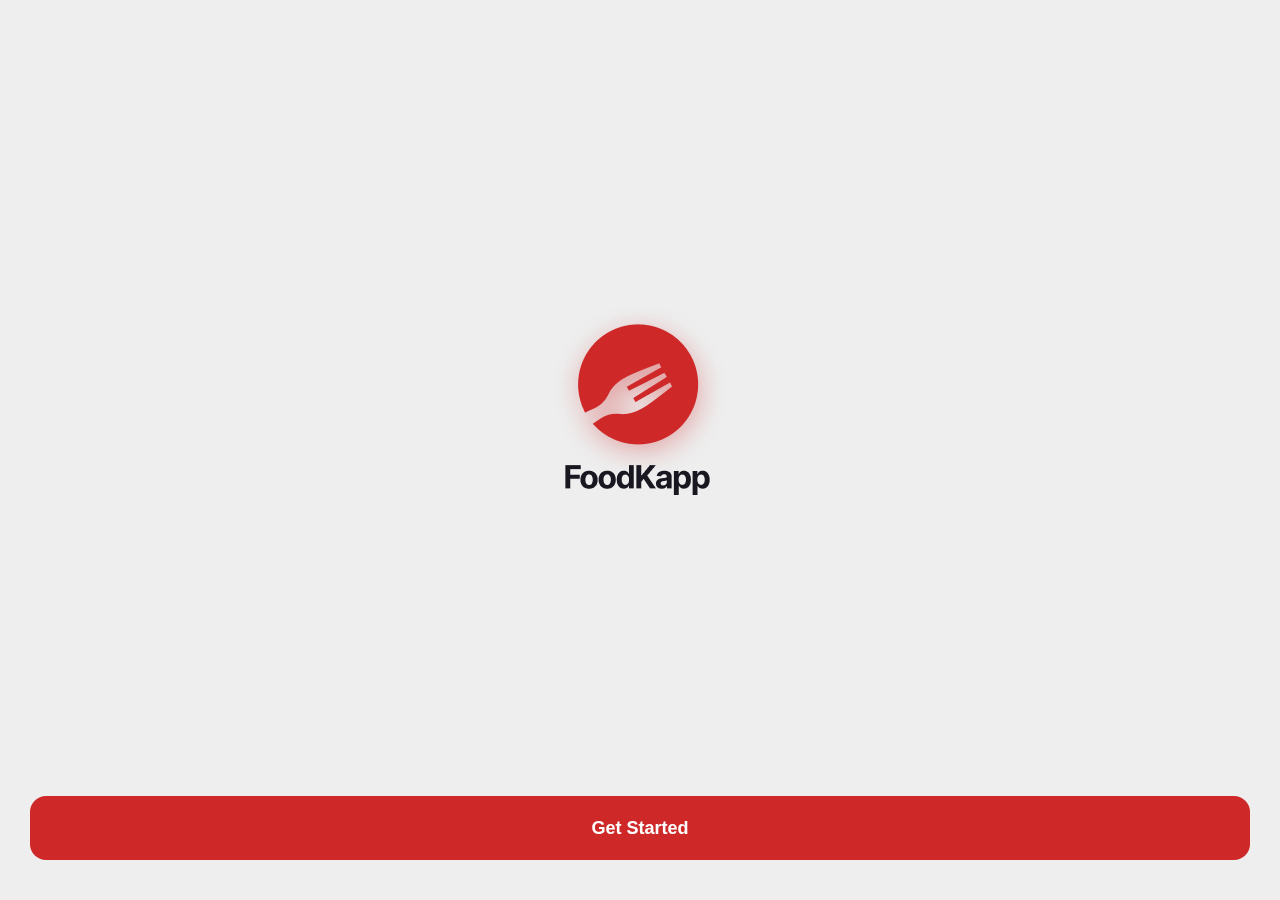
<file: index.html>
<!DOCTYPE html>
<html lang="en">
<head>
  <meta charset="UTF-8">
  <meta http-equiv="X-UA-Compatible" content="IE=edge">
  <meta name="viewport" content="width=device-width, initial-scale=1.0">
  <link rel="stylesheet" href="./component/bootstrap.min.css">
  <link rel="stylesheet" href="./styles/all.min.css">
  <link rel="stylesheet" href="./styles/media.css">
  <link rel="stylesheet" href="./styles/style.css">
  <title>food</title>
</head>
<body>
  <div class="body-overlay" id="body-overlay"></div>
    <div class="td-search-popup" id="td-search-popup">
        <form action="index.html" class="search-form">
            <div class="form-group">
                <input type="text" class="form-control" placeholder="Search.....">
            </div>
            <button type="submit" class="submit-btn"><i class="fa fa-search"></i></button>
        </form>
    </div>
    <div class="container">
        <div class="main-page main-page-pd d-flex align-items-center justify-content-center vh-100">
            <div class="d-block text-center">
                <img src="./images/main-logo.png" alt="img">
            </div>
            <div class="btn-wrap">
                <a class="btn btn-base" href="./onboard.html">Get Started</a>
            </div>
        </div>
    </div>
    <div class="back-to-top">
        <span class="back-top"><i class="fas fa-angle-double-up"></i></span>
    </div>




  <script src="./script.js"></script>
  <script src="./component/bootstrap.min.js"></script>
  <script src="./component/popper.min.js"></script>
</body>
</html>
</file>
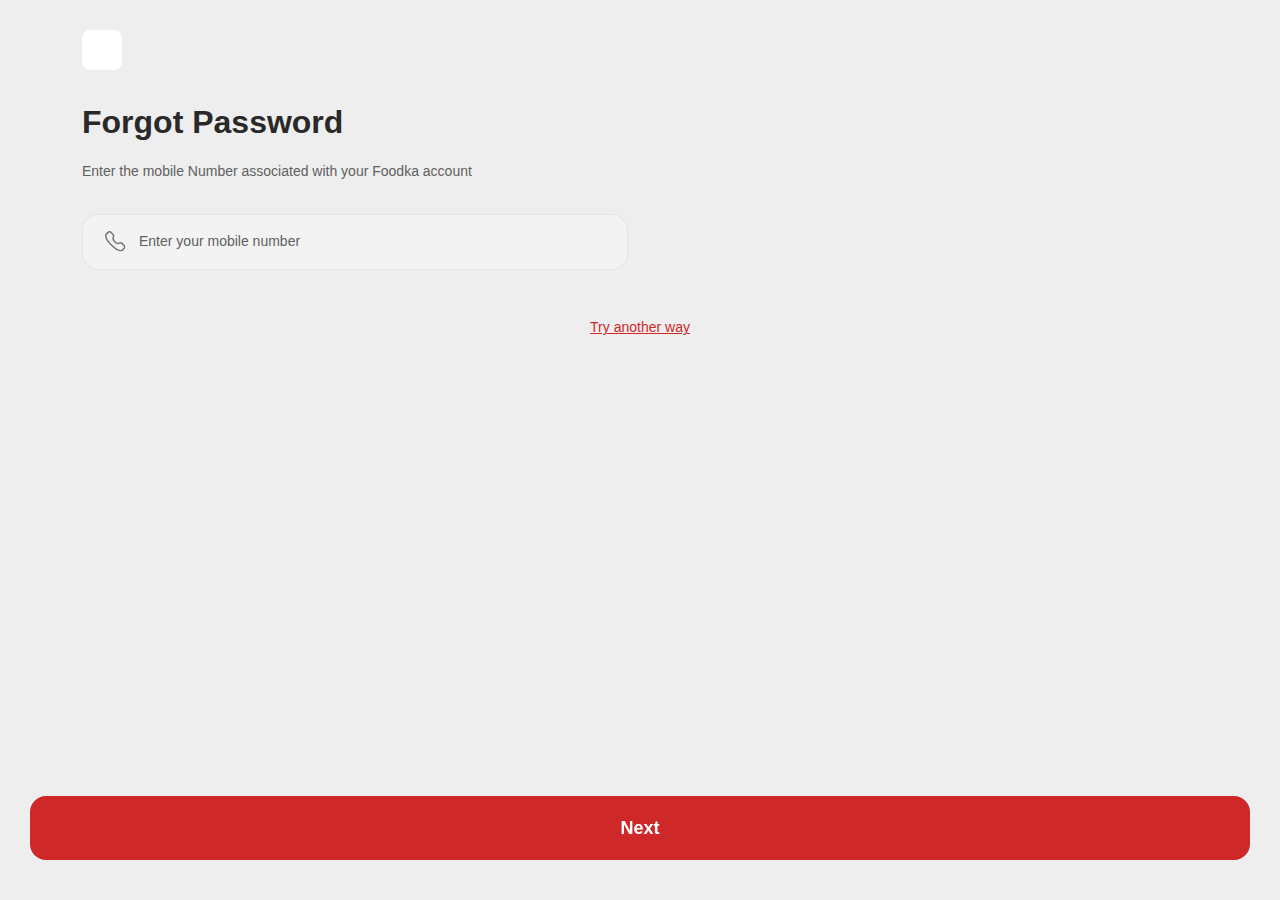
<file: forget-pass.html>
<!DOCTYPE html>
<html lang="en">
<head>
  <meta charset="UTF-8">
  <meta http-equiv="X-UA-Compatible" content="IE=edge">
  <meta name="viewport" content="width=device-width, initial-scale=1.0">
  <link rel="stylesheet" href="./component/bootstrap.min.css">
  <link rel="stylesheet" href="./styles/all.min.css">
  <link rel="stylesheet" href="./styles/media.css">
  <link rel="stylesheet" href="./styles/style.css">
  <title>food</title>
</head>
<body>

    <div class="body-overlay" id="body-overlay"></div>
    <div class="td-search-popup" id="td-search-popup">
        <form action="index.html" class="search-form">
            <div class="form-group">
                <input type="text" class="form-control" placeholder="Search.....">
            </div>
            <button type="submit" class="submit-btn"><i class="fa fa-search"></i></button>
        </form>
    </div>
    
    <div class="container">
        <div class="forget-pass-page btn-bottom-fixed">
            <a class="btn back-page-btn" href="./onboard.html"><i class="ri-arrow-left-s-line"></i></a>
            <h3>Forgot Password</h3>
            <p>Enter the mobile Number associated with your Foodka account</p>
            <form class="default-form-wrap">
                <div class="row">
                    <div class="col-md-6">
                        <div class="single-input-wrap">
                            <label><img src="./images/phone.svg" alt="img"></label>
                            <input type="text" class="form-control" placeholder="Enter your mobile number">
                        </div>
                    </div>
                </div>
            </form>
            <span class="another-way-link"><a href="forget-pass-2.html">Try another way</a></span>
            <div class="btn-fixed-wrap">
                <a class="btn btn-base w-100" href="./recovery.html">Next</a>
            </div>
        </div> 
    </div>

    <div class="back-to-top">
        <span class="back-top"><i class="fas fa-angle-double-up"></i></span>
    </div>

    

   

 




  <script src="./script.js"></script>
  <script src="./component/bootstrap.min.js"></script>
  <script src="./component/popper.min.js"></script>
</body>
</html>
</file>
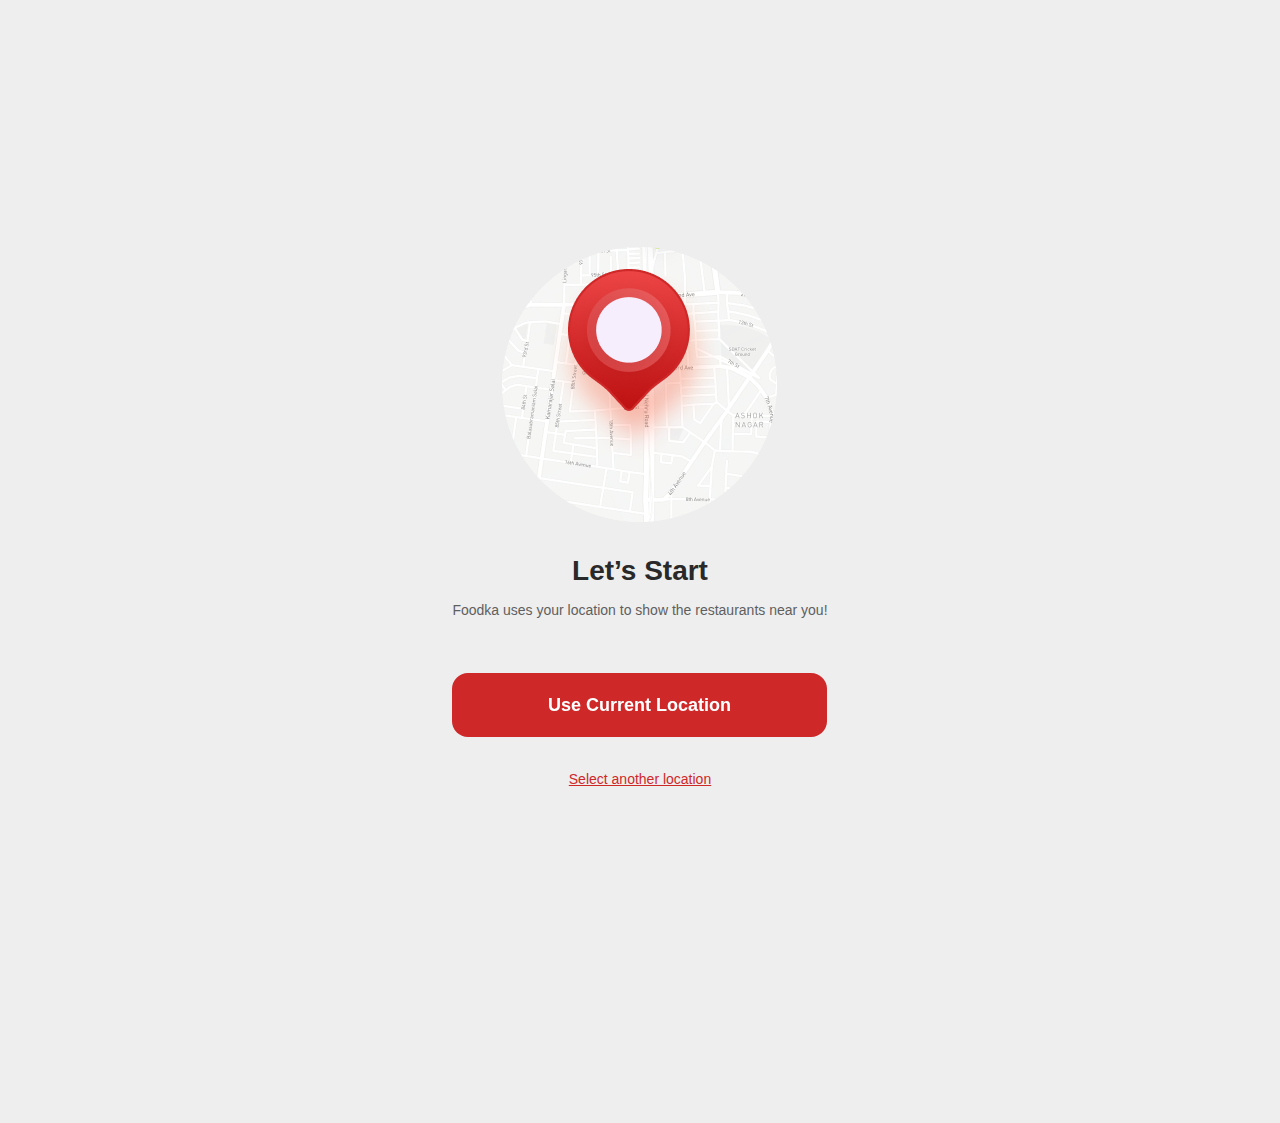
<file: location-page.html>
<!DOCTYPE html>
<html lang="en">
<head>
  <meta charset="UTF-8">
  <meta http-equiv="X-UA-Compatible" content="IE=edge">
  <meta name="viewport" content="width=device-width, initial-scale=1.0">
  <link rel="stylesheet" href="./component/bootstrap.min.css">
  <link rel="stylesheet" href="./styles/all.min.css">
  <link rel="stylesheet" href="./styles/media.css">
  <link rel="stylesheet" href="./styles/style.css">
  <title>food</title>
</head>
<body>
    <div class="body-overlay" id="body-overlay"></div>
    <div class="td-search-popup" id="td-search-popup">
        <form action="index.html" class="search-form">
            <div class="form-group">
                <input type="text" class="form-control" placeholder="Search.....">
            </div>
            <button type="submit" class="submit-btn"><i class="fa fa-search"></i></button>
        </form>
    </div>
    <!-- //. search Popup -->
    
    <div class="container">
        <div class="align-items-center d-flex justify-content-center" style="margin-top: 20%;">
            <div class="successful-msg-page text-center pt-4">
                <img src="./images/location.png" alt="img">
                <h4>Let’s Start</h4>
                <p>Foodka uses your location to show the restaurants near you!</p>
                <a class="btn btn-base w-100" href="https://themefie.com/html/foodkapp/main-home.html">Use Current Location</a>    
                <span class="another-way-link"> <a href="view-source:https://themefie.com/html/foodkapp/location-page-2.html">Select another location</a></span>           
            </div>           
        </div>
    </div>

    <!-- back-to-top end -->
    <div class="back-to-top">
        <span class="back-top"><i class="fas fa-angle-double-up"></i></span>
    </div>

    
    
  <script src="./script.js"></script>
  <script src="./component/bootstrap.min.js"></script>
  <script src="./component/popper.min.js"></script>
</body>
</html>
</file>
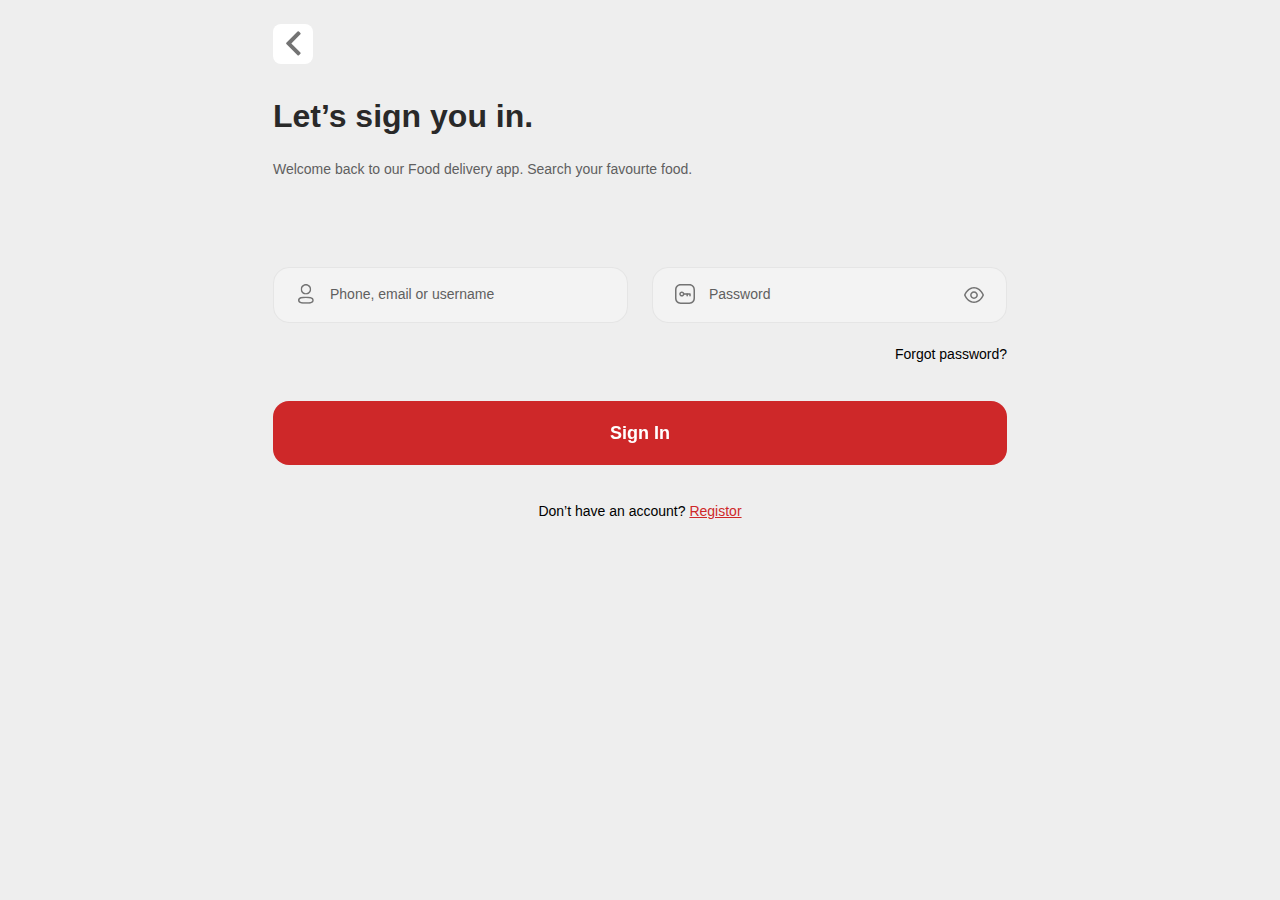
<file: login.html>
<!DOCTYPE html>
<html lang="en">
<head>
  <meta charset="UTF-8">
  <meta http-equiv="X-UA-Compatible" content="IE=edge">
  <meta name="viewport" content="width=device-width, initial-scale=1.0">
  <link rel="stylesheet" href="./component/bootstrap.min.css">
  <link rel="stylesheet" href="./styles/all.min.css">
  <link rel="stylesheet" href="./styles/media.css">
  <link rel="stylesheet" href="./styles/style.css">
  <title>food</title>
</head>
<body style="line-height: 230%;">

    <div class="body-overlay" id="body-overlay"></div>
    <div class="td-search-popup" id="td-search-popup">
        <form action="index.html" class="search-form">
            <div class="form-group">
                <input type="text" class="form-control" placeholder="Search.....">
            </div>
            <button type="submit" class="submit-btn"><i class="fa fa-search"></i></button>
        </form>
    </div>
    
    <div class="container">
        <div class="align-items-center d-flex justify-content-center">
            <div class="login-page pt-4">
                <a class="btn back-page-btn" href="onboard.html"><i class="far fa-angle-left"></i></a>
                <h3>Let’s sign you in.</h3>
                <p>Welcome back to our Food delivery app. Search your favourte food.</p>
                <form class="default-form-wrap">
                    <div class="row">
                        <div class="col-md-6">
                            <div class="single-input-wrap">
                                <label><img src="./images/profile.svg" alt="img"></label>
                                <input type="text" class="form-control" placeholder="Phone, email or username">
                            </div>
                        </div>
                        <div class="col-md-6">
                            <div class="single-input-wrap">
                                <label><img src="./images/password.svg" alt="img"></label>
                                <input type="text" class="form-control" placeholder="Password">
                                <button class="show-pass-btn"><img src="./images/eye.svg" alt="img"></button>
                            </div>
                        </div>
                        <div class="text-end"><a href="forget-pass.html">Forgot password?</a></div>
                    </div>
                </form>
                <a class="btn btn-base w-100" href="./successful-msg.html">Sign In</a>
                <span class="another-way-link">Don’t have an account? <a href="./register.html">Registor</a></span>
            </div>           
        </div>
    </div>

    <div class="back-to-top">
        <span class="back-top"><i class="fas fa-angle-double-up"></i></span>
    </div>

 




  <script src="./script.js"></script>
  <script src="./component/bootstrap.min.js"></script>
  <script src="./component/popper.min.js"></script>
</body>
</html>
</file>
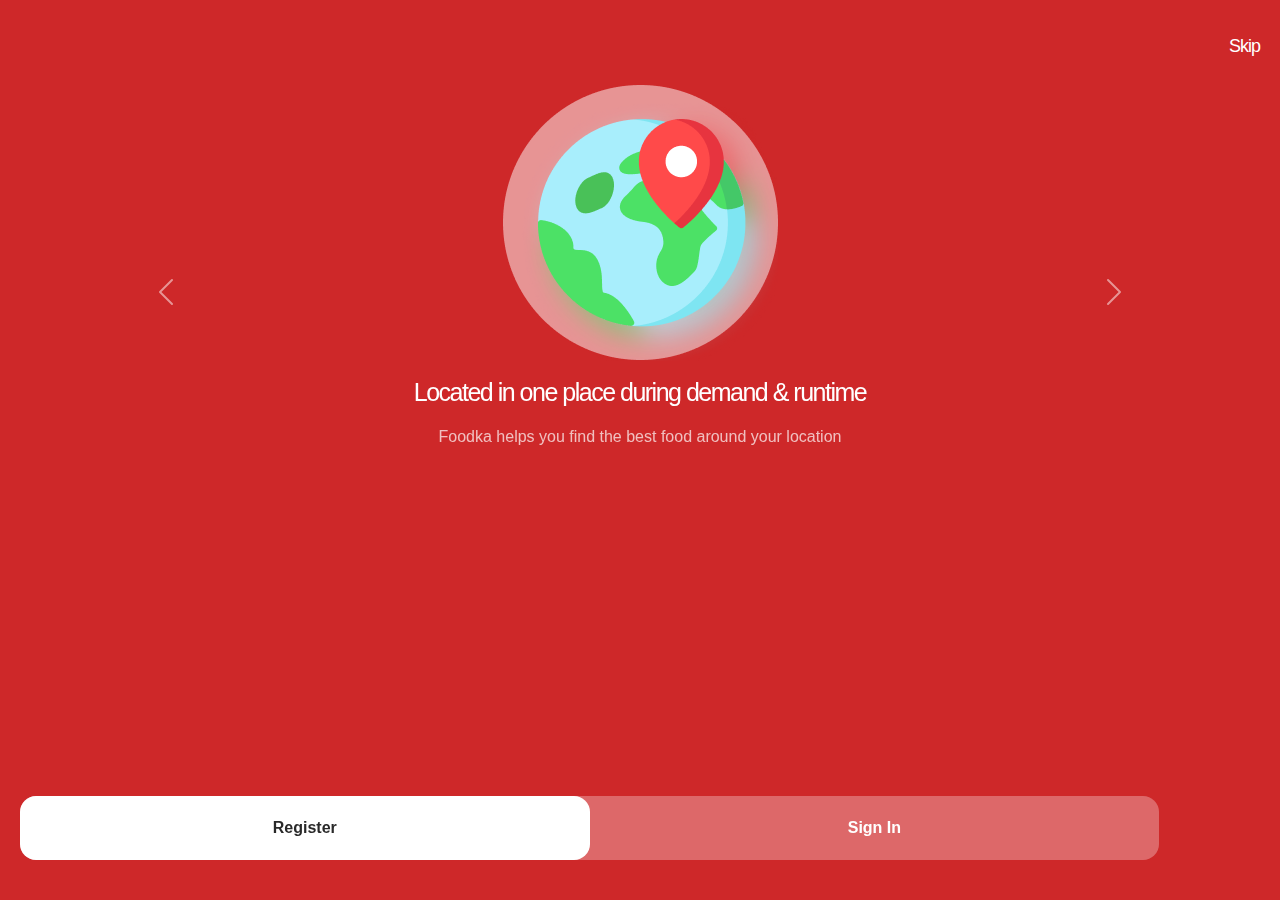
<file: onboard.html>
<!DOCTYPE html>
<html lang="en">
<head>
  <meta charset="UTF-8">
  <meta http-equiv="X-UA-Compatible" content="IE=edge">
  <meta name="viewport" content="width=device-width, initial-scale=1.0">
  <link rel="stylesheet" href="./component/bootstrap.min.css">
  <link rel="stylesheet" href="./styles/all.min.css">
  <link rel="stylesheet" href="./styles/media.css">
  <link rel="stylesheet" href="./styles/style.css">
  <title>food</title>
</head>
<body>
    <div class="body-overlay" id="body-overlay"></div>
    <div class="td-search-popup" id="td-search-popup">
        <form action="index.html" class="search-form">
            <div class="form-group">
                <input type="text" class="form-control" placeholder="Search.....">
            </div>
            <button type="submit" class="submit-btn"><i class="fa fa-search"></i></button>
        </form>
    </div>
    <!-- //. search Popup -->
    
    <div class="height-100vh">
        <div class="bg-main onboard-page">
            <div class="container">
                <div class="align-items-center text-center justify-content-center vh-100">
                    <a class="btn-skip" href="./register.html">Skip</a>
                    <div class="onboard-slider owl-carousel">
                        <div class="item">
                            <div id="carouselExampleControls" class="carousel slide" data-bs-ride="carousel">
                                <div class="carousel-inner">
                                  <div class="carousel-item active">
                                    <img src="./images/1.png" class="d-block w-70" alt="...">
                                    <div class="onboard-wrap">
                                        <h4>Located in one place during demand & runtime</h4>
                                        <p>Foodka helps you find the best food around your location</p>
                                    </div>
                                  </div>
                                  <div class="carousel-item">
                                    <img src="./images/2.png" class="d-block w-70" alt="...">
                                    <div class="onboard-wrap">
                                        <h4>Located in one place during demand & runtime</h4>
                                        <p>Foodka helps you find the best food around your location</p>
                                    </div>
                                  </div>
                                  <div class="carousel-item">
                                    <img src="./images/3.png" class="d-block w-70 " alt="...">
                                    <div class="onboard-wrap">
                                        <h4>Located in one place during demand & runtime</h4>
                                        <p>Foodka helps you find the best food around your location</p>
                                    </div>
                                  </div>
                                </div>
                                <button class="carousel-control-prev" type="button" data-bs-target="#carouselExampleControls" data-bs-slide="prev">
                                  <span class="carousel-control-prev-icon" aria-hidden="true"></span>
                                  <span class="visually-hidden">Previous</span>
                                </button>
                                <button class="carousel-control-next" type="button" data-bs-target="#carouselExampleControls" data-bs-slide="next">
                                  <span class="carousel-control-next-icon" aria-hidden="true"></span>
                                  <span class="visually-hidden">Next</span>
                                </button>
                              </div>
                        </div>
                        <div class="item">
                        </div>
                        <div class="item">
                        </div>
                    </div>
                    <div class="btn-wrap">
                        <a class="onboard-btn onboard-btn-active" href="./register.html">Register</a>
                        <a class="onboard-btn" href="./login.html">Sign In</a>
                    </div>
                </div>            
            </div>
        </div>
    </div>
    <div class="back-to-top">
        <span class="back-top"><i class="fas fa-angle-double-up"></i></span>
    </div>





  <script src="./script.js"></script>
  <script src="./component/bootstrap.min.js"></script>
  <script src="./component/popper.min.js"></script>
</body>
</html>
</file>
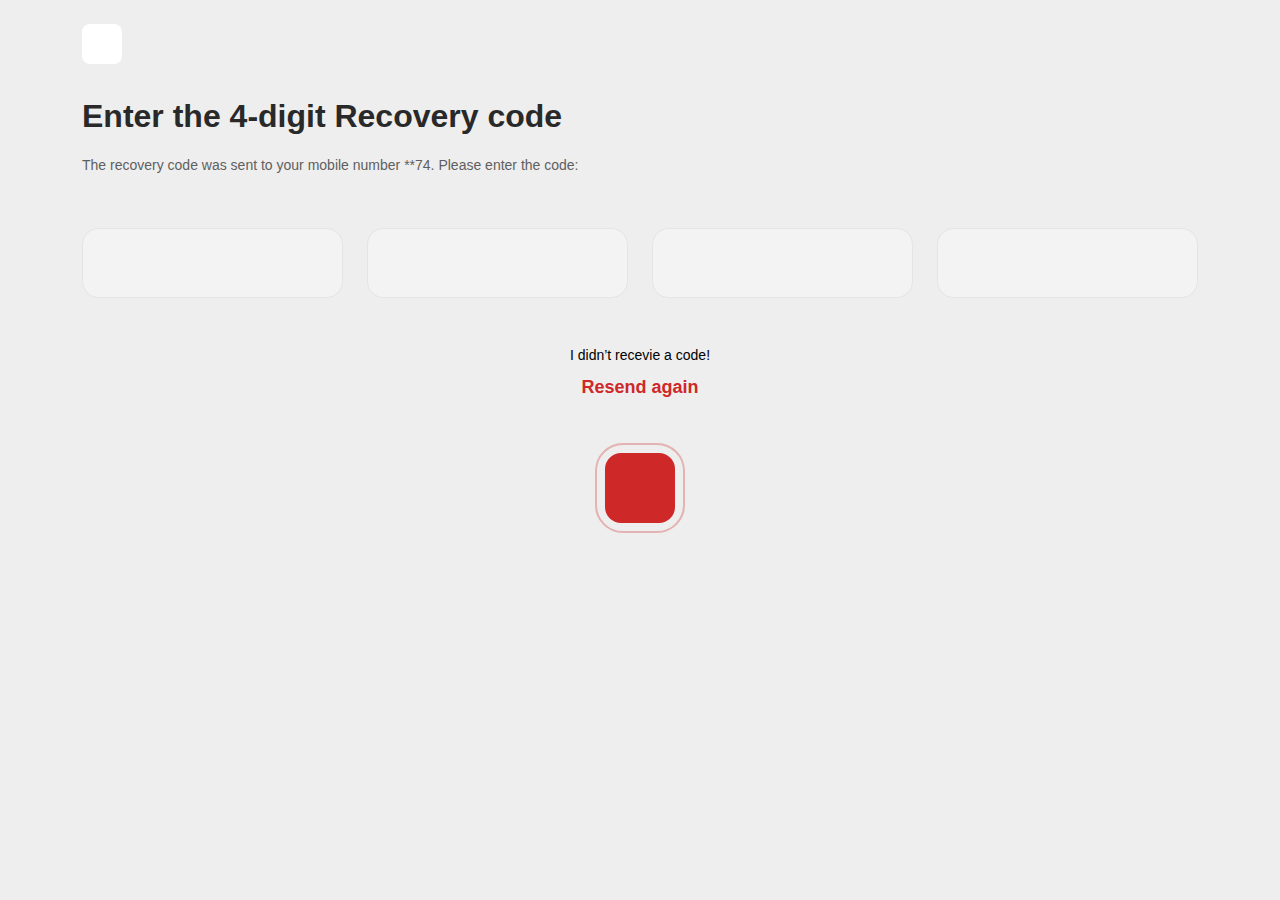
<file: recovery.html>
<!DOCTYPE html>
<html lang="en">
<head>
  <meta charset="UTF-8">
  <meta http-equiv="X-UA-Compatible" content="IE=edge">
  <meta name="viewport" content="width=device-width, initial-scale=1.0">
  <link rel="stylesheet" href="./component/bootstrap.min.css">
  <link rel="stylesheet" href="./styles/all.min.css">
  <link rel="stylesheet" href="./styles/media.css">
  <link rel="stylesheet" href="./styles/style.css">
  <title>Document</title>
</head>
<body>

    <div class="body-overlay" id="body-overlay"></div>
    <div class="td-search-popup" id="td-search-popup">
        <form action="index.html" class="search-form">
            <div class="form-group">
                <input type="text" class="form-control" placeholder="Search.....">
            </div>
            <button type="submit" class="submit-btn"><i class="fa fa-search"></i></button>
        </form>
    </div>
    <!-- //. search Popup -->
    
    <div class="container">
        <div class="align-items-center d-flex justify-content-center">
            <div class="register-verify-page pt-4">
                <a class="btn back-page-btn" href="./register.html"><i class="ri-arrow-left-s-line"></i></a>
                <h3>Enter the 4-digit Recovery code</h3>
                <p>The recovery code was sent to your mobile number **74. Please enter the code:</p>
                <form class="default-form-wrap verification-form">
                    <div class="row">
                        <div class="col-3">
                            <div class="single-input-wrap">
                                <input type="text" class="form-control">
                            </div>
                        </div>
                        <div class="col-3">
                            <div class="single-input-wrap">
                                <input type="text" class="form-control">
                            </div>
                        </div>
                        <div class="col-3">
                            <div class="single-input-wrap">
                                <input type="text" class="form-control">
                            </div>
                        </div>
                        <div class="col-3">
                            <div class="single-input-wrap">
                                <input type="text" class="form-control">
                            </div>
                        </div>
                    </div>
                </form>
                <div class="text-center">
                    <span class="another-way-link">I didn’t recevie a code!</span>
                    <p><a class="link-btn" href="#">Resend again</a></p>
                    <a class="btn after-page-btn" href="./successful-msg.html"><i class="ri-arrow-right-s-line"></i></a>              
                </div>                
            </div>           
        </div>
    </div>

    <!-- back-to-top end -->
    <div class="back-to-top">
        <span class="back-top"><i class="fas fa-angle-double-up"></i></span>
    </div>

    
  <script src="./script.js"></script>
  <script src="./component/bootstrap.min.js"></script>
  <script src="./component/popper.min.js"></script>
</body>
</html>
</file>
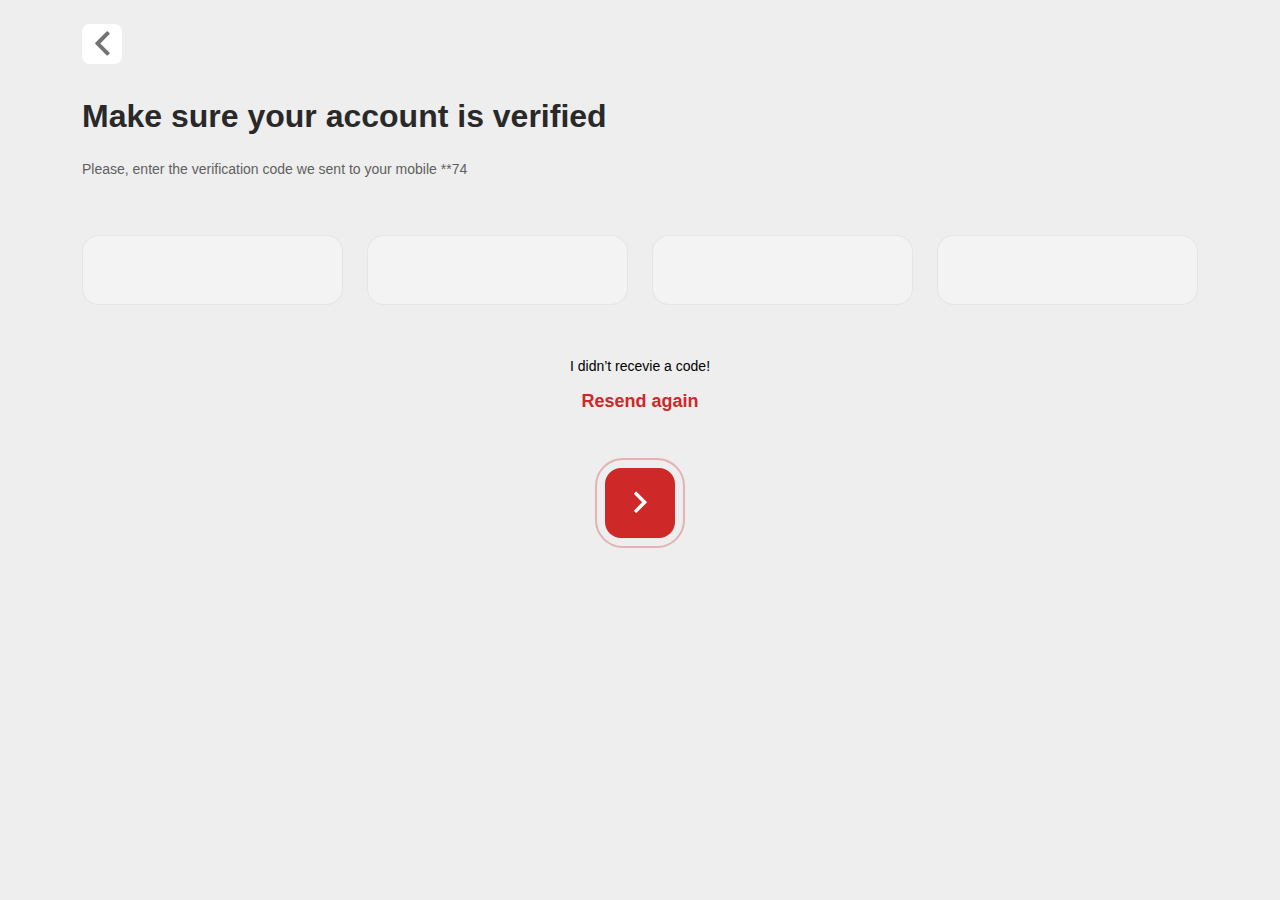
<file: register-verify.html>
<!DOCTYPE html>
<html lang="en">
<head>
  <meta charset="UTF-8">
  <meta http-equiv="X-UA-Compatible" content="IE=edge">
  <meta name="viewport" content="width=device-width, initial-scale=1.0">
  <link rel="stylesheet" href="./component/bootstrap.min.css">
  <link rel="stylesheet" href="./styles/all.min.css">
  <link rel="stylesheet" href="./styles/media.css">
  <link rel="stylesheet" href="./styles/style.css">
  <title>Document</title>
</head>
<body style="line-height: 230%;">

    <div class="body-overlay" id="body-overlay"></div>
    <div class="td-search-popup" id="td-search-popup">
        <form action="index.html" class="search-form">
            <div class="form-group">
                <input type="text" class="form-control" placeholder="Search.....">
            </div>
            <button type="submit" class="submit-btn"><i class="fa fa-search"></i></button>
        </form>
    </div>
    <!-- //. search Popup -->
    
    <div class="container">
        <div class="align-items-center d-flex justify-content-center">
            <div class="register-verify-page  pt-4">
                <a class="btn back-page-btn" href="./register.html"><i class="far fa-angle-left"></i></a>
                <h3>Make sure your account is verified</h3>
                <p>Please, enter the verification code we sent to your mobile **74</p>
                <form class="default-form-wrap verification-form">
                    <div class="row">
                        <div class="col-3">
                            <div class="single-input-wrap">
                                <input type="text" class="form-control">
                            </div>
                        </div>
                        <div class="col-3">
                            <div class="single-input-wrap">
                                <input type="text" class="form-control">
                            </div>
                        </div>
                        <div class="col-3">
                            <div class="single-input-wrap">
                                <input type="text" class="form-control">
                            </div>
                        </div>
                        <div class="col-3">
                            <div class="single-input-wrap">
                                <input type="text" class="form-control">
                            </div>
                        </div>
                    </div>
                </form>
                <div class="text-center">
                    <span class="another-way-link">I didn’t recevie a code!</span>
                    <p><a class="link-btn" href="#">Resend again</a></p>
                    <a class="btn after-page-btn" href="./successful-msg.html"><i class="far fa-angle-right"></i></a>              
                </div>                
            </div>           
        </div>
    </div>

    <!-- back-to-top end -->
    <div class="back-to-top">
        <span class="back-top"><i class="fas fa-angle-double-up"></i></span>
    </div>

    
 




  <script src="./script.js"></script>
  <script src="./component/bootstrap.min.js"></script>
  <script src="./component/popper.min.js"></script>
</body>
</html>
</file>
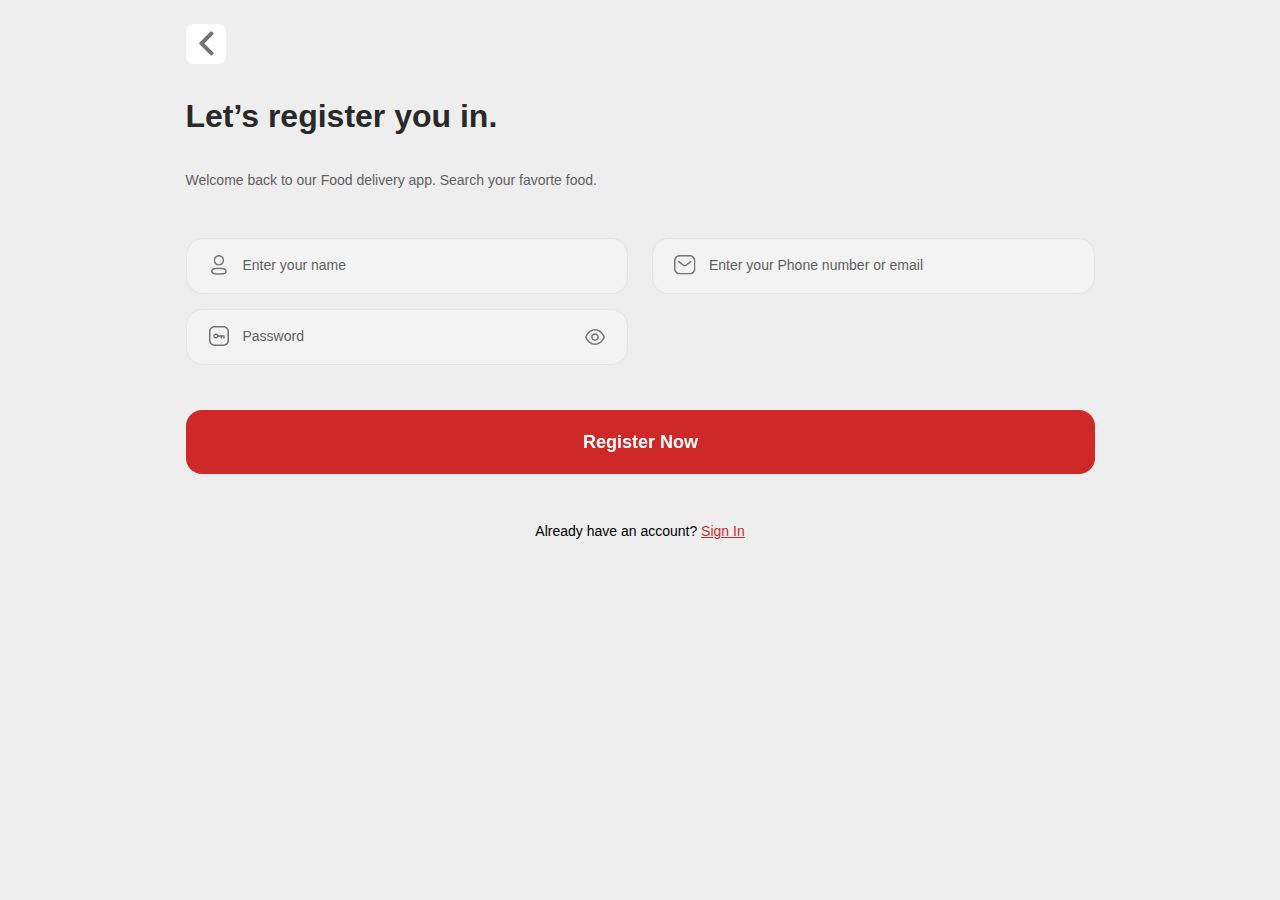
<file: register.html>
<!DOCTYPE html>
<html lang="en">
<head>
  <meta charset="UTF-8">
  <meta http-equiv="X-UA-Compatible" content="IE=edge">
  <meta name="viewport" content="width=device-width, initial-scale=1.0">
  <link rel="stylesheet" href="./component/bootstrap.min.css">
  <link rel="stylesheet" href="./styles/all.min.css">
  <link rel="stylesheet" href="./styles/media.css">
  <link rel="stylesheet" href="./styles/style.css">
  <title>Document</title>
</head>
<body style="line-height: 394%;">
    <div class="body-overlay" id="body-overlay"></div>
    <div class="td-search-popup" id="td-search-popup">
        <form action="index.html" class="search-form">
            <div class="form-group">
                <input type="text" class="form-control" placeholder="Search.....">
            </div>
            <button type="submit" class="submit-btn"><i class="fa fa-search"></i></button>
        </form>
    </div>
    
    <div class="container">
        <div class="align-items-center d-flex justify-content-center">
            <div class="register-page pt-4">
                <a class="btn back-page-btn" href="#!"><i class="far fa-angle-left"></i></a>
                <h3>Let’s register you in.</h3>
                <p>Welcome back to our Food delivery app. Search your favorte food.</p>
                <form class="default-form-wrap">
                    <div class="row">
                        <div class="col-md-6">
                            <div class="single-input-wrap">
                                <label><img src="./images/profile.svg" alt="img"></label>
                                <input type="text" class="form-control" placeholder="Enter your name">
                            </div>
                        </div>
                        <div class="col-md-6">
                            <div class="single-input-wrap">
                                <label><img src="./images/message.svg" alt="img"></label>
                                <input type="text" class="form-control" placeholder="Enter your Phone number or email">
                            </div>
                        </div>
                        <div class="col-md-6">
                            <div class="single-input-wrap">
                                <label><img src="./images/password.svg" alt="img"></label>
                                <input type="text" class="form-control" placeholder="Password">
                                <button class="show-pass-btn"><img src="./images/eye.svg" alt="img"></button>
                            </div>
                        </div>
                    </div>
                </form>
                <a class="btn btn-base w-100" href="register-verify.html">Register Now</a>
                <span class="another-way-link">Already have an account? <a href="./login.html">Sign In</a></span>
            </div>           
        </div>
    </div>

    <div class="back-to-top">
        <span class="back-top"><i class="fas fa-angle-double-up"></i></span>
    </div>




  <script src="./script.js"></script>
  <script src="./component/bootstrap.min.js"></script>
  <script src="./component/popper.min.js"></script>
</body>
</html>
</file>
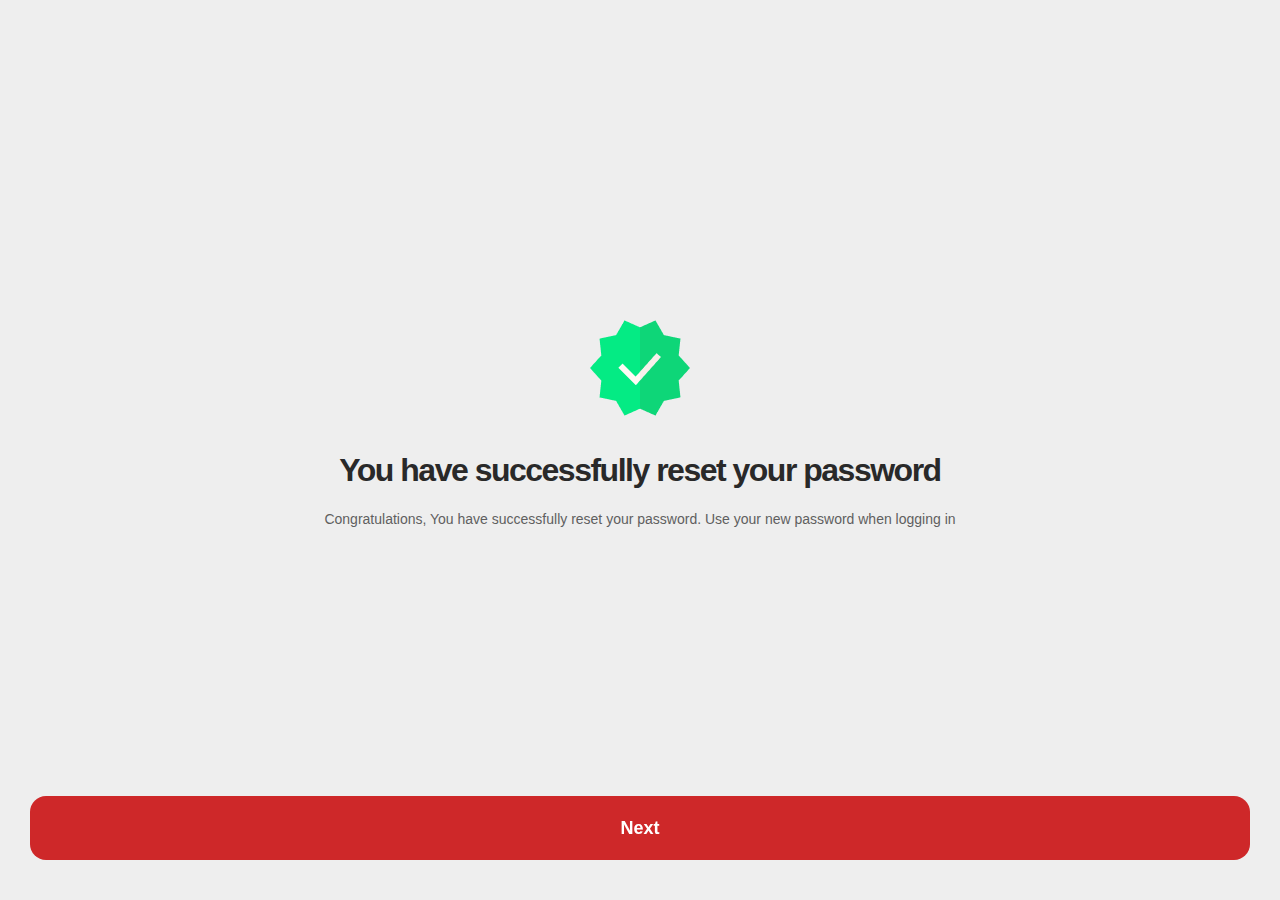
<file: successful-msg.html>
<!DOCTYPE html>
<html lang="en">
<head>
  <meta charset="UTF-8">
  <meta http-equiv="X-UA-Compatible" content="IE=edge">
  <meta name="viewport" content="width=device-width, initial-scale=1.0">
  <link rel="stylesheet" href="./component/bootstrap.min.css">
  <link rel="stylesheet" href="./styles/all.min.css">
  <link rel="stylesheet" href="./styles/media.css">
  <link rel="stylesheet" href="./styles/style.css">
  <title>Document</title>
</head>
<body>
    <div class="body-overlay" id="body-overlay"></div>
    <div class="td-search-popup" id="td-search-popup">
        <form action="index.html" class="search-form">
            <div class="form-group">
                <input type="text" class="form-control" placeholder="Search.....">
            </div>
            <button type="submit" class="submit-btn"><i class="fa fa-search"></i></button>
        </form>
    </div>
    <!-- //. search Popup -->
    
    <div class="container">
        <div class="align-items-center d-flex justify-content-center vh-100">
            <div class="successful-msg-page  btn-bottom-fixed text-center">
                <img src="./images/check.png" alt="img">
                <h3>You have successfully reset your password</h3>
                <p>Congratulations, You have successfully reset your password. Use your new password when logging in</p>    
                <div class="btn-fixed-wrap">
                    <a class="btn btn-base w-100" href="./location-page.html">Next</a> 
                </div>          
            </div>           
        </div>
    </div>

    <!-- back-to-top end -->
    <div class="back-to-top">
        <span class="back-top"><i class="fas fa-angle-double-up"></i></span>
    </div>






  <script src="./script.js"></script>
  <script src="./component/bootstrap.min.js"></script>
  <script src="./component/popper.min.js"></script>
</body>
</html>
</file>
<file: styles/media.css>
/*--------------------------------------------------
    ## All responsive style
---------------------------------------------------*/
.height-100vh {
    height: 90vh;
  }
  .banner-slider {
    margin-left: 22px;
  }
  .banner-slider-wrap {
    overflow: hidden
  }
  @media all and (max-width: 1399px) {
    .qr-button span {
      font-size: 35px;
    } 
  }
  @media all and (max-width: 1199px) {
    
  }
  @media all and (max-width: 991px) {
    
  }
  @media all and (max-width: 767px) {
    
  }
  @media all and (max-width: 575px) {
    .container,
    .container-fluid,
    .container-lg,
    .container-md,
    .container-sm,
    .container-xl,
    .container-xxl {
      padding-left: 20px;
      padding-right: 20px;
    }
    
  }
  @media all and (max-width: 574px) {
    
  }
  @media all and (max-width: 425px) {
    
  }
  @media all and (max-width: 375px) {
    
  }
  @media all and (max-width: 360px) {
    
  }
</file>
<file: styles/style.css>
@charset "UTF-8";
/*
Theme Name: FoodKapp
Theme URI: http://themefie.com/foodkapp
Author: Themefie
Author URI: https://themefie.com
Description: Foodka - Food Ordering, Delivery Mobile Template
Version: 1.0.0
*/
/*--------------------------------------------------------------
>>> TABLE OF CONTENTS:
----------------------------------------------------------------
# Global
    ## Global
    ## Mixins
    ## Variables
    ## Common

# Sections
    ## Nav Bar
    ## Banner
    ## Brand Area
    ## Footer
    ## Widgets

# Elements
    ## accordion
    ## filter
    ## apartment
    ## blog
    ## city
    ## feature
    ## gallery
    ## intro
    ## main-search
    ## pricing
    ## service
    ## team
    ## user-list

--------------------------------------------------------------*/
:root {
  --body-font-size: 16px;
  --line-height30: 1.8;
  --main-color: rgb(206, 40, 41);
  --secondary-color: #fdc913;
  --main-color-opacity: 206, 40, 41;
  --body-font: "Inter", sans-serif;
  --heading-font: "Inter", sans-serif;
  --paragraph-color: #5f5f5f;
  --heading-color: #292929;
  --bebas-font: "Bebas Neue", cursive;
  --satisfy-font: "Satisfy", cursive;
}
.btn-base{
  width: 100%;
}
html {
  -webkit-text-size-adjust: 100%;
  -ms-text-size-adjust: 100%;
  overflow-x: hidden;
  font-family: var(--body-font);
}

* {
  -webkit-box-sizing: border-box;
  box-sizing: border-box;
  outline: none;
  -moz-osx-font-smoothing: grayscale;
  /* Firefox */
  -webkit-font-smoothing: antialiased;
  /* WebKit  */
}

body {
  margin: 0;
  color: var(--paragraph-color);
  font-family: var(--body-font);
  line-height: var(--line-height30);
  font-size: var(--body-font-size);
  background-color: #F9FAFC;
}

body::-webkit-scrollbar {
  display: none;
}

/* Hide scrollbar for IE, Edge and Firefox */
body {
  -ms-overflow-style: none;
  /* IE and EDGE */
  scrollbar-width: none;
  /* Firefox */
}

.modal-open .modal::-webkit-scrollbar {
  display: none;
}

.modal {
  -ms-overflow-style: none;
  /* IE and EDGE */
  scrollbar-width: none;
  /* Firefox */
}

h1 {
  font-size: 86px;
  line-height: 1.2333333333;
}

h2 {
  font-size: 42px;
  line-height: 1.3380952381;
}

h3 {
  font-size: 32px;
  line-height: 1.3833333333;
}

h4 {
  font-size: 28px;
  line-height: 1.3380952381;
}

h5 {
  font-size: 24px;
  line-height: 1.3380952381;
}

h6 {
  font-size: 18px;
  line-height: 1.2380952381;
}

h1,
h2,
h3,
h4,
h5,
h6 {
  color: var(--heading-color);
  font-family: var(--heading-font);
  font-weight: 600;
}

p {
  color: var(--paragraph-color);
  -webkit-hyphens: auto;
  -ms-hyphens: auto;
  hyphens: auto;
  margin-bottom: 10px;
  word-break: break-word;
}

a {
  color: inherit;
  text-decoration: none;
  -webkit-transition: 0.4s;
  transition: 0.4s;
}

a,
a:hover,
a:focus,
a:active {
  text-decoration: none;
  outline: none;
  color: inherit;
}

a:hover {
  color: var(--main-color);
}

pre {
  word-break: break-word;
}

img {
  max-width: 100%;
  height: auto;
}

ol {
  counter-reset: counter;
  padding-left: 0;
}

ol li {
  list-style: none;
  margin-bottom: 1rem;
}

ol li:before {
  counter-increment: counter;
  content: counter(counter);
  font-weight: 500;
  margin-right: 10px;
}

button:hover,
button:active,
button:focus {
  outline: 0;
}

/*input and button type focus outline disable*/
input[type=text]:focus,
input[type=email]:focus,
input[type=url]:focus,
input[type=password]:focus,
input[type=search]:focus,
input[type=tel]:focus,
input[type=number]:focus,
textarea:focus,
input[type=button]:focus,
input[type=reset]:focus,
input[type=submit]:focus,
select:focus {
  outline: none;
  -webkit-box-shadow: none;
  box-shadow: none;
  border: 1px solid #ddd;
}

.no-gutter.row,
.no-gutter.container,
.no-gutter.container-fluid {
  margin-left: 0;
  margin-right: 0;
  padding-left: 0;
  padding-right: 0;
}

.no-gutter > [class^=col-] {
  padding-left: 0;
  padding-right: 0;
}

.no-gutter[class^=col-] {
  padding-left: 0;
  padding-right: 0;
}

.h-100vh {
  height: 100vh;
}

code {
  color: #faa603;
}

.check-list {
  margin: 0;
  padding: 0;
  list-style: none;
}
.check-list li {
  display: block;
  padding-left: 20px;
  position: relative;
  z-index: 0;
}
.check-list li:after {
  position: absolute;
  left: 0;
  top: 0;
  font-family: "fontawesome";
  content: "";
  color: var(--main-color);
}

.site-main .comment-navigation,
.site-main .posts-navigation,
.site-main .post-navigation {
  clear: both;
}

.comment-navigation .nav-previous,
.posts-navigation .nav-previous,
.post-navigation .nav-previous {
  float: left;
  width: 50%;
}

.comment-navigation .nav-next,
.posts-navigation .nav-next,
.post-navigation .nav-next {
  float: right;
  text-align: right;
  width: 50%;
}

.comment-navigation .nav-previous > a,
.posts-navigation .nav-previous > a,
.post-navigation .nav-previous > a,
.comment-navigation .nav-next > a,
.posts-navigation .nav-next > a,
.post-navigation .nav-next > a {
  -webkit-transition: 0.3s ease-in;
  transition: 0.3s ease-in;
}

.comment-navigation .nav-previous:hover > a,
.posts-navigation .nav-previous:hover > a,
.post-navigation .nav-previous:hover > a,
.comment-navigation .nav-next:hover > a,
.posts-navigation .nav-next:hover > a,
.post-navigation .nav-next:hover > a {
  color: var(--main-color);
}

.h-100vh {
  height: 100vh;
}

.position-relative {
  position: relative;
}

/*--------------------------------------------------------------
# Accessibility
--------------------------------------------------------------*/
/* Text meant only for screen readers. */
.screen-reader-text {
  border: 0;
  clip: rect(1px, 1px, 1px, 1px);
  -webkit-clip-path: inset(50%);
          clip-path: inset(50%);
  height: 1px;
  margin: -1px;
  overflow: hidden;
  padding: 0;
  position: absolute !important;
  width: 1px;
  word-wrap: normal !important;
  /* Many screen reader and browser combinations announce broken words as they would appear visually. */
}

.screen-reader-text:focus {
  background-color: #f1f1f1;
  border-radius: 3px;
  -webkit-box-shadow: 0 0 2px 2px rgba(0, 0, 0, 0.6);
          box-shadow: 0 0 2px 2px rgba(0, 0, 0, 0.6);
  clip: auto !important;
  -webkit-clip-path: none;
          clip-path: none;
  color: #21759b;
  display: block;
  font-size: 15px;
  font-size: 0.875rem;
  font-weight: bold;
  height: auto;
  left: 5px;
  line-height: normal;
  padding: 15px 23px 14px;
  text-decoration: none;
  top: 5px;
  width: auto;
  z-index: 100000;
  /* Above WP toolbar. */
}

/* Do not show the outline on the skip link target. */
#content[tabindex="-1"]:focus {
  outline: 0;
}

/*--------------------------------------------------------------
# Alignments
--------------------------------------------------------------*/
.alignleft {
  float: left;
  clear: both;
  margin-right: 20px;
}

.alignright {
  float: right;
  clear: both;
  margin-left: 20px;
}

.aligncenter {
  clear: both;
  display: block;
  margin: 0 auto 1.75em;
}

.alignfull {
  margin: 1.5em 0;
  max-width: 100%;
}

.alignwide {
  max-width: 1100px;
}

/*--------------------------------------------------------------
# Clearings
--------------------------------------------------------------*/
.clear:before,
.clear:after,
.entry-content:before,
.entry-content:after,
.comment-content:before,
.comment-content:after,
.site-header:before,
.site-header:after,
.site-content:before,
.site-content:after,
.site-footer:before,
.site-footer:after {
  content: "";
  display: table;
  table-layout: fixed;
}

.clear:after,
.entry-content:after,
.comment-content:after,
.site-header:after,
.site-content:after,
.site-footer:after {
  clear: both;
}

/*--------------------------------------------------------------
## Posts and pages
--------------------------------------------------------------*/
.sticky {
  display: block;
}

.updated:not(.published) {
  display: none;
}

/*--------------------------------------------------------------
# Media
--------------------------------------------------------------*/
.page-content .wp-smiley,
.entry-content .wp-smiley,
.comment-content .wp-smiley {
  border: none;
  margin-bottom: 0;
  margin-top: 0;
  padding: 0;
}

/* Make sure embeds and iframes fit their containers. */
embed,
iframe,
object {
  max-width: 100%;
}

/* Make sure logo link wraps around logo image. */
.custom-logo-link {
  display: inline-block;
}

/*--------------------------------------------------------------
## Captions
--------------------------------------------------------------*/
.wp-caption {
  margin-bottom: 1.5em;
  max-width: 100%;
  clear: both;
}

.wp-caption img[class*=wp-image-] {
  display: block;
  margin-left: auto;
  margin-right: auto;
}

.wp-caption .wp-caption-text {
  margin: 0.8075em 0;
}

.wp-caption-text {
  text-align: center;
}

/*----------------------------------------
    # Unit test
------------------------------------------*/
.wp-link-pages a {
  margin: 0 5px;
  -webkit-transition: 0.3s ease-in;
  transition: 0.3s ease-in;
}

.wp-link-pages {
  margin-bottom: 30px;
  margin-top: 25px;
}

.wp-link-pages span,
.wp-link-pages a {
  border: 1px solid #e2e2e2;
  padding: 5px 15px;
  display: inline-block;
}

.wp-link-pages .current,
.wp-link-pages a:hover {
  background-color: var(--main-color);
  color: #fff;
  border-color: var(--main-color);
}

.wp-link-pages span:first-child {
  margin-right: 5px;
}

dl,
ol,
ul {
  padding-left: 15px;
}

.post-password-form input {
  display: block;
  border: 1px solid #e2e2e2;
  height: 50px;
  border-radius: 3px;
  padding: 0 20px;
}

.post-password-form label {
  font-weight: 600;
  color: #333;
}

.post-password-form input[type=submit] {
  width: 100px;
  height: 50px;
  background-color: var(--main-color);
  color: #fff;
  font-size: 15px;
  font-weight: 600;
  letter-spacing: 1px;
  border: none;
  cursor: pointer;
  -webkit-transition: 0.3s ease-in;
  transition: 0.3s ease-in;
}

.post-password-form input[type=submit]:hover {
  background-color: #121a2f;
}

.footer-widget .table td,
.footer-widget .table th {
  padding: 0.5rem !important;
}

.custom-gutters-14 > .col,
.custom-gutters-14 > [class*=col-] {
  padding-right: 7px;
  padding-left: 7px;
}

.custom-gutters-20 > .col,
.custom-gutters-20 > [class*=col-] {
  padding-right: 10px;
  padding-left: 10px;
}

/*---------------------------------------
    ## Button
---------------------------------------*/
.btn {
  padding: 0 50px;
  overflow: hidden;
  position: relative;
  border: 0;
  -webkit-transition: all 0.5s ease;
  transition: all 0.5s ease;
  font-weight: 600;
  font-size: 18px;
  display: inline-block;
  -webkit-transform: perspective(1px) translateZ(0);
          transform: perspective(1px) translateZ(0);
  border-radius: 16px;
  height: 64px;
  line-height: 64px;
}
.btn i,
.btn svg {
  margin-left: 5px;
}
.btn:focus, .btn:active {
  outline: 0;
  -webkit-box-shadow: none;
          box-shadow: none;
  color: #fff;
}
.btn:after {
  content: "";
  background: var(--main-color);
  position: absolute;
  -webkit-transition: all 0.4s ease-in;
  transition: all 0.4s ease-in;
  z-index: -1;
  height: 100%;
  left: -35%;
  top: 0;
  -webkit-transform: skew(30deg);
          transform: skew(30deg);
  -webkit-transition-duration: 0.6s;
          transition-duration: 0.6s;
  -webkit-transform-origin: top left;
          transform-origin: top left;
  width: 0;
}
.btn img {
  margin-right: 7px;
  margin-top: -1px;
}
.btn:hover {
  color: #fff;
}
.btn:hover:after {
  height: 100%;
  width: 135%;
}

.btn-base {
  color: #fff;
  border: 0;
  background: var(--main-color);
}
.btn-base:after {
  background: #fff;
}
.btn-base:hover::after {
  background: var(--main-color);
}

.btn-secondary {
  background: var(--secondary-color);
  color: var(--heading-color);
}
.btn-secondary:after {
  background: #fff;
}
.btn-secondary:active, .btn-secondary:focus, .btn-secondary:hover {
  background: var(--secondary-color);
  color: var(--heading-color);
}
.btn-secondary:active::after, .btn-secondary:focus::after, .btn-secondary:hover::after {
  background: var(--secondary-color);
}

.btn-base-light {
  color: var(--main-color);
  border: 0;
  background: #e5f1fb;
}
.btn-base-light:after {
  background: #fff;
}
.btn-base-light:hover::after {
  background: var(--main-color);
}
.btn-base-light:active:after, .btn-base-light:focus:after {
  width: 135%;
  background: var(--main-color);
}

.btn-gray-border {
  color: #828282;
  border: 2px solid #d9d9d9;
  background: transparent;
  line-height: 60px;
  letter-spacing: 1px;
}
.btn-gray-border:after {
  background: #fff;
}
.btn-gray-border:hover {
  border: 2px solid var(--main-color);
}
.btn-gray-border:hover::after {
  background: var(--main-color);
}
.btn-gray-border:active:after, .btn-gray-border:focus:after {
  width: 135%;
  background: var(--main-color);
}

.btn-border {
  color: var(--main-color);
  border: 1px solid var(--main-color);
  background: transparent;
}
.btn-border:hover {
  color: #ffffff;
}

.btn-border-white {
  color: #ffffff;
  border: 1px solid #ffffff;
  background: transparent;
}
.btn-border-white:hover {
  background: #fff;
  opacity: 1;
  color: var(--main-color);
}
.btn-border-white:hover::after {
  background: #fff;
}

.btn-white {
  color: var(--main-color);
  border: 0;
  background: #fff;
  font-size: 14px;
  -webkit-transition: all 0.4s ease-in;
  transition: all 0.4s ease-in;
}
.btn-white:hover {
  color: var(--main-color);
}
.btn-white:hover:after {
  background: #fff;
}
.btn-white:focus, .btn-white:active {
  color: var(--main-color);
}

.btn-discount {
  color: #fff;
  border: 0;
  background: #EAEAEE;
}
.btn-discount:after {
  background: #fff;
}
.btn-discount:hover::after {
  background: var(--main-color);
}

.link-btn {
  margin: 0;
  display: inline-block;
  font-weight: 600;
  font-size: 18px;
  color: var(--main-color);
  position: relative;
}
.link-btn::after {
  content: "";
  position: absolute;
  width: 0%;
  -webkit-transition: all 0.4s ease-in;
  transition: all 0.4s ease-in;
  left: 0;
  bottom: 0;
  background-color: var(--main-color);
  height: 1px;
}
.link-btn:hover {
  color: var(--main-color);
}
.link-btn:hover::after {
  width: 100%;
}

.back-page-btn {
  background: #FFFFFF;
  border-radius: 8px;
  height: 40px;
  width: 40px;
  line-height: 40px;
  color: #737373;
  font-size: 39px;
  display: block;
  padding: 0;
}
.back-page-btn i {
  margin: 0;
}
.back-page-btn:after {
  -webkit-transform: skew(19deg);
          transform: skew(19deg);
}
.back-page-btn:focus, .back-page-btn:active, .back-page-btn:hover {
  color: var(--main-color);
}
.back-page-btn:focus:after, .back-page-btn:active:after, .back-page-btn:hover:after {
  background: #fff;
}

.after-page-btn {
  background: var(--main-color);
  border-radius: 16px;
  height: 70px;
  width: 70px;
  line-height: 70px;
  color: #fff;
  font-size: 34px;
  display: block;
  padding: 0;
  overflow: initial;
  margin: auto;
}
.after-page-btn i {
  margin: 0;
}
.after-page-btn:hover:after {
  width: 90px;
  height: 90px;
}
.after-page-btn:after {
  border: 2px solid rgba(206, 40, 41, 0.3);
  -webkit-transform: translate(-50%, -50%);
          transform: translate(-50%, -50%);
  height: 90px;
  width: 90px;
  left: 50%;
  top: 50%;
  border-radius: 28px;
  background: transparent;
}

.another-way-link {
  text-align: center;
  display: block;
  margin-top: 30px;
  font-size: 14px;
}
.another-way-link a {
  color: var(--main-color);
  font-weight: 500;
  text-decoration: underline;
}

/*------------------------------------------------
    ## breadcrumb title
------------------------------------------------*/
.breadcrumb-area {
  background-color: var(--main-color);
  position: relative;
  background-position: center bottom;
  background-repeat: no-repeat;
  background-size: 64%;
  z-index: 0;
}
.breadcrumb-area .banner-bg-img {
  background-size: 108% 179%;
}
.breadcrumb-area .banner-inner {
  padding: 150px 0 100px;
}
.breadcrumb-area .banner-inner h1 {
  margin-bottom: 5px;
}

.breadcrumb {
  margin: 0px;
  text-align: center;
  display: -webkit-inline-box;
  display: -ms-inline-flexbox;
  display: inline-flex;
}
.breadcrumb .breadcrumb-item {
  font-weight: 400;
  font-size: 14px;
  color: #fff;
}
.breadcrumb .breadcrumb-item.active {
  color: var(--secondary-color);
}
.breadcrumb .breadcrumb-item:hover a {
  color: var(--secondary-color);
}
.breadcrumb .breadcrumb-item + .breadcrumb-item::before {
  float: left;
  padding-right: 0.5rem;
  color: #fff;
  content: var(--bs-breadcrumb-divider, "-");
}

/*------------------------------------------------
    ## Section title
------------------------------------------------*/
.section-title {
  font-weight: 500;
  font-size: 20px;
  margin-bottom: 18px;
  margin-top: 45px;
  position: relative;
}
.section-title .sub-title {
  color: var(--main-color);
  font-family: var(--satisfy-font);
  font-weight: 400;
  margin-bottom: 10px;
}
.section-title .title {
  font-size: 42px;
  font-weight: 600;
}
.section-title p {
  margin-top: 28px;
}
.section-title .btn {
  margin-top: 22px;
  height: 64px;
  line-height: 64px;
}

.pagination {
  border: 0;
  display: inline-block;
  margin: 0px;
}
.pagination .page-item {
  margin-right: 10px;
  display: inline-block;
}
.pagination .page-item.active .page-link {
  background: var(--main-color);
  color: #fff;
}
.pagination .page-item .page-link {
  border: 0;
  height: 56px;
  width: 56px;
  padding: 0px;
  background: #fff;
  border-radius: 6px;
  color: var(--main-color);
  text-align: center;
  line-height: 56px;
  -webkit-box-shadow: none;
          box-shadow: none;
  font-size: 18px;
  -webkit-transition: all 0.4s ease-in;
  transition: all 0.4s ease-in;
  outline: 0;
}
.pagination .page-item .page-link:hover {
  background: var(--main-color);
  color: #fff;
}

/*------------------------------------------------
    ## Back Top
------------------------------------------------*/
.back-to-top {
  position: fixed;
  right: 30px;
  bottom: 30px;
  width: 44px;
  height: 44px;
  color: #fff;
  background-color: var(--main-color);
  text-align: center;
  line-height: 44px;
  z-index: 99;
  font-size: 20px;
  cursor: pointer;
  -webkit-box-shadow: 0 0 5px rgba(0, 0, 0, 0.1);
          box-shadow: 0 0 5px rgba(0, 0, 0, 0.1);
  display: none;
  -webkit-animation: backto-top-bounce 4s infinite ease-in-out;
          animation: backto-top-bounce 4s infinite ease-in-out;
  border-radius: 4px;
}
.back-to-top svg {
  margin-top: 11px;
}

@-webkit-keyframes backto-top-bounce {
  0% {
    -webkit-transform: translateY(-4px);
    transform: translateY(-5px);
  }
  50% {
    -webkit-transform: translateY(8px);
    transform: translateY(10px);
  }
  100% {
    -webkit-transform: translateY(-4px);
    transform: translateY(-5px);
  }
}
@keyframes backto-top-bounce {
  0% {
    -webkit-transform: translateY(-4px);
    transform: translateY(-5px);
  }
  50% {
    -webkit-transform: translateY(8px);
    transform: translateY(10px);
  }
  100% {
    -webkit-transform: translateY(-4px);
    transform: translateY(-5px);
  }
}
/*-----------------------------------------
    ## Preloader Css
-------------------------------------------*/
.pre-wrap {
  position: fixed;
  content: "";
  -webkit-transform: translate(-100%, -240%);
          transform: translate(-100%, -240%);
  font-size: 62px;
  -webkit-transition: all 0.4s ease-in;
  transition: all 0.4s ease-in;
}

.preloader-inner {
  position: fixed;
  left: 0;
  top: 0;
  z-index: 999999999999;
  background: #fff;
  -webkit-backdrop-filter: blur(5px);
  backdrop-filter: blur(5px);
  width: 100%;
  height: 100%;
  display: -webkit-box;
  display: -ms-flexbox;
  display: flex;
  -webkit-transition: all 0.4s ease-in;
  transition: all 0.4s ease-in;
  -webkit-box-align: center;
      -ms-flex-align: center;
          align-items: center;
  -webkit-box-pack: center;
      -ms-flex-pack: center;
          justify-content: center;
}
.preloader-inner .cancel-preloader {
  position: absolute;
  bottom: 30px;
  right: 30px;
}
.preloader-inner .cancel-preloader a {
  background-color: #fff;
  font-weight: 600;
  text-transform: capitalize;
  color: var(--main-color);
  width: 200px;
  height: 50px;
  text-align: center;
  line-height: 50px;
  border-radius: 30px;
  display: block;
  -webkit-transition: all 0.4s ease;
  transition: all 0.4s ease;
}
.preloader-inner .cancel-preloader a:hover {
  background-color: var(--heading-color);
  color: #fff;
}

@-webkit-keyframes sk-rotate {
  100% {
    -webkit-transform: rotate(360deg);
  }
}
@keyframes sk-rotate {
  100% {
    transform: rotate(360deg);
    -webkit-transform: rotate(360deg);
  }
}
@-webkit-keyframes sk-bounce {
  0%, 100% {
    -webkit-transform: scale(0);
  }
  50% {
    -webkit-transform: scale(1);
  }
}
@keyframes sk-bounce {
  0%, 100% {
    transform: scale(0);
    -webkit-transform: scale(0);
  }
  50% {
    transform: scale(1);
    -webkit-transform: scale(1);
  }
}
/**===== wave1 =====*/
.spinner {
  display: block;
  position: absolute;
  top: 50%;
  left: 50%;
  height: 50px;
  width: 50px;
  margin: -35px 0 0 -35px;
  border-radius: 50%;
}

.spinner:before,
.spinner:after {
  content: "";
  border: 2px solid var(--main-color);
  border-radius: 50%;
  width: 70px;
  height: 70px;
  position: absolute;
  left: 0px;
}

.spinner:before {
  -webkit-transform: scale(1, 1);
  transform: scale(1, 1);
  opacity: 1;
  -webkit-animation: spWaveBe 0.6s infinite linear;
  animation: spWaveBe 0.6s infinite linear;
}

.spinner:after {
  -webkit-transform: scale(0, 0);
  transform: scale(0, 0);
  opacity: 0;
  -webkit-animation: spWaveAf 0.6s infinite linear;
  animation: spWaveAf 0.6s infinite linear;
}

@-webkit-keyframes spWaveAf {
  from {
    -webkit-transform: scale(0.5, 0.5);
    transform: scale(0.5, 0.5);
    opacity: 0;
  }
  to {
    -webkit-transform: scale(1, 1);
    transform: scale(1, 1);
    opacity: 1;
  }
}
@keyframes spWaveAf {
  from {
    -webkit-transform: scale(0.5, 0.5);
    transform: scale(0.5, 0.5);
    -webkit-transform: scale(0.5, 0.5);
    transform: scale(0.5, 0.5);
    opacity: 0;
  }
  to {
    -webkit-transform: scale(1, 1);
    transform: scale(1, 1);
    -webkit-transform: scale(1, 1);
    transform: scale(1, 1);
    opacity: 1;
  }
}
@-webkit-keyframes spWaveBe {
  from {
    -webkit-transform: scale(1, 1);
    transform: scale(1, 1);
    opacity: 1;
  }
  to {
    -webkit-transform: scale(1.5, 1.5);
    transform: scale(1.5, 1.5);
    opacity: 0;
  }
}
@keyframes spWaveBe {
  from {
    -webkit-transform: scale(1, 1);
    transform: scale(1, 1);
    opacity: 1;
  }
  to {
    -webkit-transform: scale(1.5, 1.5);
    transform: scale(1.5, 1.5);
    opacity: 0;
  }
}
/***single-input-area***/
.default-form-wrap {
  margin-bottom: 30px;
}
.default-form-wrap label {
  font-size: 20px;
  font-weight: 500;
  color: var(--heading-color);
  margin-bottom: 15px;
  position: absolute;
  top: -2px;
  left: 20px;
  z-index: 999;
}
.default-form-wrap .title {
  margin-bottom: 28px;
}
.default-form-wrap .single-input-wrap {
  border-radius: 16px;
  height: 56px;
  line-height: 54px;
  margin-bottom: 15px;
}
.default-form-wrap .single-input-wrap input {
  padding: 0 48px 2px 56px;
  border-radius: 16px;
}
.default-form-wrap .single-input-wrap .show-pass-btn {
  border: 0;
  background: transparent;
  padding: 0;
  position: absolute;
  right: 20px;
  top: -2px;
}
.default-form-wrap .form-check {
  padding: 19px 0 19px 1.5rem;
}
.default-form-wrap .reset-pass {
  color: #7c7d94;
}
.default-form-wrap .reset-pass:hover {
  color: var(--main-color);
}
.default-form-wrap .btn {
  margin-top: 22px;
}
.default-form-wrap p {
  text-align: center;
  margin: 40px 0 0 0;
}
.default-form-wrap p a {
  color: var(--main-color);
  margin-left: 5px;
}
.default-form-wrap.style-2 .single-textarea-wrap textarea,
.default-form-wrap.style-2 .single-input-wrap input {
  background: #FAF7F2;
}

.single-input-wrap {
  position: relative;
  height: 56px;
  margin-bottom: 30px;
  line-height: 42px;
  border-radius: 16px;
  border: 1px solid #E5E5E5;
}
.single-input-wrap.with-btn input {
  padding: 0 240px 2px 30px;
}
.single-input-wrap label {
  font-size: 16px;
  font-weight: 500;
  color: var(--heading-color);
  margin-bottom: 5px;
}
.single-input-wrap input {
  border: none;
  padding: 0 30px 2px 30px;
  font-size: 14px;
  width: 100%;
  height: 100%;
  color: #5f5f5f;
  background: rgba(255, 255, 255, 0.3);
  border-radius: 16px;
  -webkit-transition: all 0.4s ease-in;
  transition: all 0.4s ease-in;
  position: relative;
}
.single-input-wrap input::-webkit-input-placeholder {
  color: #5f5f5f;
}
.single-input-wrap input::-moz-placeholder {
  color: #5f5f5f;
}
.single-input-wrap input:-ms-input-placeholder {
  color: #5f5f5f;
}
.single-input-wrap input::-ms-input-placeholder {
  color: #5f5f5f;
}
.single-input-wrap input::placeholder {
  color: #5f5f5f;
}
.single-input-wrap input:active, .single-input-wrap input:focus {
  border: 0;
  -webkit-box-shadow: none;
          box-shadow: none;
  outline: none;
}
.single-input-wrap .btn {
  position: absolute;
  right: 0;
  top: 0;
  margin: 0;
}

.single-textarea-wrap textarea {
  font-size: 16px;
  width: 100%;
  height: 100%;
  color: #5f5f5f;
  background: #fff;
  border: 0;
  border-radius: 6px;
  width: 100%;
  padding: 20px 30px 30px 30px;
  -webkit-transition: all 0.4s ease-in;
  transition: all 0.4s ease-in;
  position: relative;
}
.single-textarea-wrap textarea::-webkit-input-placeholder {
  color: #5f5f5f;
}
.single-textarea-wrap textarea::-moz-placeholder {
  color: #5f5f5f;
}
.single-textarea-wrap textarea:-ms-input-placeholder {
  color: #5f5f5f;
}
.single-textarea-wrap textarea::-ms-input-placeholder {
  color: #5f5f5f;
}
.single-textarea-wrap textarea::placeholder {
  color: #5f5f5f;
}

.form-check .form-check-input {
  width: 28px;
  height: 28px;
  margin-top: 0px;
  outline: 0;
  -webkit-box-shadow: none;
          box-shadow: none;
  background: rgba(41, 41, 41, 0.1);
  border: none;
}
.form-check .form-check-input:focus, .form-check .form-check-input:active {
  border: none;
  -webkit-box-shadow: none;
          box-shadow: none;
  outline: 0;
}
.form-check .form-check-input:checked {
  background-color: #5ABB47;
  border: none;
}
.form-check .form-check-input[type=checkbox] {
  border-radius: 0;
}
.form-check .form-check-label {
  color: var(--heading-color);
  font-size: 16px;
}

.single-select {
  font-weight: 500;
  color: #5f5f5f;
  height: 56px;
  line-height: 56px;
  border: 0;
  border-radius: 6px;
  background: #fff;
  padding: 0 90px 0 20px;
}
.single-select .list {
  width: 100%;
}
.single-select:after {
  border-color: #5f5f5f;
  border-width: 1px;
  height: 6px;
  width: 6px;
  right: 25px;
}

/*------------------------------------------------
    ## social area
------------------------------------------------*/
.social-area {
  padding: 0;
  margin: 0;
}
.social-area li {
  list-style: none;
  display: inline-block;
  padding: 0 10px;
}
.social-area li:first-child {
  padding-left: 0;
}
.social-area li:last-child {
  padding-right: 0;
}
.social-area li a {
  -webkit-transition: 0.4s;
  transition: 0.4s;
  border: 0;
  font-size: 18px;
  background: transparent;
  border-radius: 3px;
  text-align: center;
  display: -webkit-inline-box;
  display: -ms-inline-flexbox;
  display: inline-flex;
  color: #fff;
  -webkit-box-pack: center;
      -ms-flex-pack: center;
          justify-content: center;
  -webkit-box-align: center;
      -ms-flex-align: center;
          align-items: center;
}
.social-area li a:hover {
  color: var(--secondary-color) !important;
}

/*********** Magnific-popup style **************/
.mfp-zoom-in .mfp-content {
  opacity: 0;
  -webkit-transition: all 0.5s ease-in-out;
  transition: all 0.5s ease-in-out;
  -webkit-transform: scale(0.7);
          transform: scale(0.7);
}

.mfp-zoom-in.mfp-bg {
  opacity: 0;
  -webkit-transition: all 0.5s ease-in-out;
  transition: all 0.5s ease-in-out;
}

.mfp-zoom-in.mfp-ready .mfp-content {
  opacity: 1;
  -webkit-transform: scale(1);
          transform: scale(1);
}

.mfp-zoom-in.mfp-ready.mfp-bg {
  opacity: 0.7;
}

.mfp-zoom-in.mfp-removing .mfp-content {
  -webkit-transform: scale(0.7);
          transform: scale(0.7);
  opacity: 0;
}

.mfp-zoom-in.mfp-removing.mfp-bg {
  opacity: 0;
}

/*----------------------------------------
  ## Search Popup
----------------------------------------*/
.td-search-popup.active .search-form {
  visibility: visible;
  opacity: 1;
  width: 40%;
}

.td-search-popup .search-form {
  width: 35%;
  position: absolute;
  position: fixed;
  top: 50%;
  left: 50%;
  -webkit-transition: all 0.4s ease;
  transition: all 0.4s ease;
  visibility: hidden;
  opacity: 0;
  -webkit-transform: translate(-50%, -50%);
  transform: translate(-50%, -50%);
  z-index: 999;
}

.td-search-popup .search-form .form-group .form-control {
  border: none;
  border-top-right-radius: 6px;
  border-bottom-right-radius: 6px;
  height: 54px;
  padding: 0 75px 0 25px;
  background: #f7f9fb;
}

.td-search-popup .search-form .form-group .form-control:hover,
.td-search-popup .search-form .form-group .form-control:focus,
.td-search-popup .search-form .form-group .form-control:active {
  outline: 0;
  -webkit-box-shadow: none;
  box-shadow: none;
}

.td-search-popup .search-form .submit-btn {
  position: absolute;
  right: 0;
  top: 0;
  width: 60px;
  height: 54px;
  border: 0;
  border-top-right-radius: 5px;
  border-bottom-right-radius: 5px;
  color: #ffffff;
  -webkit-transition: all 0.4s ease;
  transition: all 0.4s ease;
  padding: 0;
  text-align: center;
  cursor: pointer;
  background: #111;
}
.td-search-popup .search-form .submit-btn:hover {
  background: var(--secondary-color);
}

.td-search-popup .search-form .submit-btn:hover,
.td-search-popup .search-form .submit-btn:focus,
.td-search-popup .search-form .submit-btn:active {
  outline: 0;
  -webkit-box-shadow: none;
  box-shadow: none;
}

.body-overlay {
  position: fixed;
  width: 100%;
  height: 100%;
  display: block;
  background: rgba(206, 40, 41, 0.95);
  z-index: 999;
  content: "";
  left: 0;
  top: 0;
  visibility: hidden;
  opacity: 0;
  -webkit-transition: all 0.4s ease;
  transition: all 0.4s ease;
  cursor: url([data-uri]), progress;
}

.body-overlay.active {
  visibility: visible;
  opacity: 0.97;
}

.owl-carousel:hover .owl-nav {
  opacity: 1;
}
.owl-carousel:hover .owl-nav .owl-next {
  right: -120px;
}
.owl-carousel:hover .owl-nav .owl-prev {
  left: -120px;
}
.owl-carousel .owl-nav {
  opacity: 0;
  -webkit-transition: all 0.4s ease-in;
  transition: all 0.4s ease-in;
}
.owl-carousel .owl-nav button {
  height: 48px;
  width: 48px;
  border: 0;
  background: transparent;
  cursor: pointer;
  font-size: 16px;
  font-weight: 700;
  color: #fff;
  -webkit-transition: 0.4s;
  transition: 0.4s;
  border-radius: 50%;
  cursor: pointer !important;
  position: absolute;
  top: 50%;
  -webkit-transform: translate(0, -50%);
          transform: translate(0, -50%);
}
.owl-carousel .owl-nav button:after {
  content: "";
  position: absolute;
  width: 0;
  height: 0;
  top: -6px;
  left: -6px;
  border-top: 30px solid transparent;
  border-right: 45px solid var(--main-color);
  border-bottom: 30px solid transparent;
  border-radius: 50%;
  -webkit-transition: all 0.4s ease-in;
  transition: all 0.4s ease-in;
  z-index: -1;
}
.owl-carousel .owl-nav button:hover {
  background: transparent;
  border: 0;
}
.owl-carousel .owl-nav button:hover:after {
  border-right: 45px solid var(--secondary-color);
}
.owl-carousel .owl-nav button.owl-next {
  right: -150px;
}
.owl-carousel .owl-nav button.owl-next:after {
  -webkit-transform: rotate(180deg);
          transform: rotate(180deg);
  left: 6px;
}
.owl-carousel .owl-nav button.owl-prev {
  left: -150px;
}
.owl-carousel.style-2 .owl-nav {
  opacity: 1;
  position: absolute;
  right: 0;
  top: -56px;
}
.owl-carousel.style-2 .owl-nav button {
  position: initial;
  background: #FAF7F2;
  -webkit-transform: none;
          transform: none;
  height: 56px;
  width: 56px;
  line-height: 56px;
  border-radius: 6px;
  color: var(--main-color);
  margin-right: 10px;
}
.owl-carousel.style-2 .owl-nav button:last-child {
  margin-right: 0;
}
.owl-carousel.style-2 .owl-nav button:hover {
  background: var(--main-color);
  color: #fff;
}
.owl-carousel.style-2 .owl-nav button::after {
  display: none;
}

.owl-dots {
  text-align: center;
  margin-top: -15px;
}
.owl-dots .owl-dot {
  height: 10px;
  width: 10px;
  border-radius: 50%;
  border: 0;
  display: inline-block;
  padding: 0;
  margin: 0 7.5px;
  background: #DD6869;
  cursor: pointer !important;
  -webkit-transition: all 0.4s ease-in;
  transition: all 0.4s ease-in;
}
.owl-dots .owl-dot.active {
  background: #fff;
}

.slick-dots {
  bottom: -40px;
}
.slick-dots li {
  height: 8px;
  width: 40px;
  border: 0;
  display: inline-block;
  padding: 0;
  margin: 0 4px;
  background: #f8f8f8;
  cursor: pointer !important;
  background: #e5e5e5;
}
.slick-dots li.slick-active {
  background: var(--main-color);
}

.rating-inner {
  color: #d80027 !important;
  display: -webkit-inline-box;
  display: -ms-inline-flexbox;
  display: inline-flex;
}
.rating-inner i {
  padding: 0 3px;
}

/*--------------------------------------------------------------
# Globals
--------------------------------------------------------------*/
.text-secondary {
  color: var(--secondary-color) !important;
}

.overlay {
  position: absolute;
  height: 100%;
  width: 100%;
  background-color: rgba(0, 0, 0, 0.5);
  top: 0;
  left: 0;
  z-index: -1;
}

.border-none {
  border: 0 !important;
}

.bg-main-gradient {
  background: var(--main-gradient) !important;
  position: absolute;
  height: 100%;
  left: 0;
  top: 0;
  width: 100%;
  z-index: -1;
}

.bg-black {
  background: #000000;
}

.bg-main {
  background: var(--main-color);
}

.bg-gray-gradient {
  background: -webkit-gradient(linear, left bottom, left top, from(#f9fbfe), to(#fff));
  background: linear-gradient(to top, #f9fbfe, #fff);
}

.default-pd-top {
  padding-top: 143px;
}

.pd-top-45 {
  padding-top: 45px;
}

.pd-top-50 {
  padding-top: 50px;
}

.pd-top-65 {
  padding-top: 65px;
}

.pd-top-70 {
  padding-top: 70px;
}

.pd-top-85 {
  padding-top: 85px;
}

.pd-top-100 {
  padding-top: 100px;
}

.pd-top-110 {
  padding-top: 110px;
}

.pd-top-115 {
  padding-top: 115px;
}

.pd-top-120 {
  padding-top: 120px;
}

.pd-top-135 {
  padding-top: 135px;
}

.pd-top-130 {
  padding-top: 130px;
}

.pd-top-140 {
  padding-top: 140px;
}

.pd-top-150 {
  padding-top: 150px;
}

.pd-top-190 {
  padding-top: 182px;
}

.pd-bottom-30 {
  padding-bottom: 30px;
}

.pd-bottom-45 {
  padding-bottom: 45px;
}

.pd-bottom-60 {
  padding-bottom: 60px;
}

.pd-bottom-65 {
  padding-bottom: 65px;
}

.pd-bottom-80 {
  padding-bottom: 80px;
}

.pd-bottom-90 {
  padding-bottom: 90px;
}

.pd-bottom-95 {
  padding-bottom: 95px;
}

.pd-bottom-105 {
  padding-bottom: 105px;
}

.pd-bottom-100 {
  padding-bottom: 100px;
}

.pd-bottom-110 {
  padding-bottom: 110px;
}

.pd-bottom-115 {
  padding-bottom: 115px;
}

.pd-bottom-120 {
  padding-bottom: 120px;
}

.pd-bottom-130 {
  padding-bottom: 130px;
}

.pd-bottom-135 {
  padding-bottom: 135px;
}

.pd-bottom-140 {
  padding-bottom: 140px;
}

.pd-bottom-145 {
  padding-bottom: 145px;
}

.pd-bottom-150 {
  padding-bottom: 150px;
}

.px-30 {
  padding-left: 30px;
  padding-right: 30px;
}

.mt-250 {
  margin-top: 250px;
}

.mt-n1 {
  margin-top: -12px;
}

/***scroll-bar***/
.sc5::-webkit-scrollbar {
  width: 10px;
  height: 10px;
}

.sc5::-webkit-scrollbar-track {
  border-radius: 10px;
  background-color: #F9FAFC;
}

.sc5::-webkit-scrollbar-thumb {
  background: var(--main-color);
  border-radius: 10px;
}

.sc5-2::-webkit-scrollbar {
  width: 3px;
  height: 3px;
}

.sc5-2::-webkit-scrollbar-track {
  border-radius: 10px;
  background-color: rgba(255, 255, 255, 0.1);
}

.sc5-2::-webkit-scrollbar-thumb {
  background: var(--main-color);
  border-radius: 10px;
}

/*----------------------------------------------
    # Nav bar 
----------------------------------------------*/
.navbar-area {
  padding: 0;
  top: -1px;
  position: fixed;
  z-index: 98;
  width: 100% !important;
  -webkit-transition: all 0.4s;
  transition: all 0.4s;
  background: var(--main-color);
  border-bottom: 1px solid #c20608;
  -webkit-box-shadow: 0 9px 150px -30px rgba(0, 0, 0, 0.09);
          box-shadow: 0 9px 150px -30px rgba(0, 0, 0, 0.09);
}
.navbar-area .navbar {
  padding: 0;
}
.navbar-area .nav-container {
  background-color: transparent;
  -webkit-transition: all 0.4s;
  transition: all 0.4s;
  min-height: 100px;
}
.navbar-area .nav-container .navbar-collapse {
  -webkit-box-flex: inherit;
      -ms-flex-positive: inherit;
          flex-grow: inherit;
}
.navbar-area .nav-container .logo a {
  display: -webkit-box;
  display: -ms-flexbox;
  display: flex;
}
.navbar-area .nav-container .logo a img {
  height: auto;
}
.navbar-area .nav-container .logo .sticky-logo {
  display: none;
}
.navbar-area .nav-container .btn-transparent {
  font-size: 13px;
  font-weight: 700;
}
.navbar-area .nav-container .navbar-collapse .navbar-nav {
  display: block;
  width: 100%;
}
.navbar-area .nav-container .navbar-collapse .navbar-nav li {
  margin-top: 0;
  display: inline-block;
  font-weight: 500;
  line-height: 50px;
  text-transform: capitalize;
}
.navbar-area .nav-container .navbar-collapse .navbar-nav li a {
  color: #fff;
  font-size: 16px;
}
.navbar-area .nav-container .navbar-collapse .navbar-nav li:hover a {
  color: var(--secondary-color);
}
.navbar-area .nav-container .navbar-collapse .navbar-nav li + li {
  margin-left: 24px;
}
.navbar-area .nav-container .navbar-collapse .navbar-nav li.menu-item-has-children {
  position: relative;
  z-index: 0;
  padding-right: 15px;
  margin-right: 10px;
}
.navbar-area .nav-container .navbar-collapse .navbar-nav li.menu-item-has-children:before {
  content: "";
  position: absolute;
  right: 1px;
  top: 50%;
  height: 7px;
  width: 2px;
  background: #fff;
  -webkit-transform: rotate(45deg);
          transform: rotate(45deg);
  -webkit-transition: all 0.3s ease-in;
  transition: all 0.3s ease-in;
  margin-top: -4px;
}
.navbar-area .nav-container .navbar-collapse .navbar-nav li.menu-item-has-children:after {
  content: "";
  position: absolute;
  right: 3px;
  top: 24px;
  height: 2px;
  width: 7px;
  background: #fff;
  -webkit-transition: all 0.3s ease-in;
  transition: all 0.3s ease-in;
  -webkit-transform: rotate(45deg);
          transform: rotate(45deg);
}
.navbar-area .nav-container .navbar-collapse .navbar-nav li.menu-item-has-children:hover {
  -webkit-transition: all 0.4s ease;
  transition: all 0.4s ease;
}
.navbar-area .nav-container .navbar-collapse .navbar-nav li.menu-item-has-children:hover:after, .navbar-area .nav-container .navbar-collapse .navbar-nav li.menu-item-has-children:hover:before {
  background: var(--secondary-color);
}
.navbar-area .nav-container .navbar-collapse .navbar-nav li.menu-item-has-children:hover > .sub-menu {
  visibility: visible;
  opacity: 1;
}
.navbar-area .nav-container .navbar-collapse .navbar-nav li.menu-item-has-children .sub-menu {
  position: absolute;
  text-align: left;
  width: 210px;
  margin: 0;
  padding: 0;
  list-style: none;
  left: 0;
  top: 100%;
  -webkit-box-shadow: 0 0 15px 0 rgba(0, 0, 0, 0.05);
          box-shadow: 0 0 15px 0 rgba(0, 0, 0, 0.05);
  background-color: #fff;
  z-index: 9;
  visibility: hidden;
  opacity: 0;
  -webkit-transition: all 0.4s ease;
  transition: all 0.4s ease;
  border-radius: 0;
}
.navbar-area .nav-container .navbar-collapse .navbar-nav li.menu-item-has-children .sub-menu.border-bt0 {
  border-bottom: 0px !important;
}
.navbar-area .nav-container .navbar-collapse .navbar-nav li.menu-item-has-children .sub-menu li {
  display: block;
  margin-left: 0;
  line-height: 22px;
  font-size: 15px;
  -webkit-transition: all 0.4s ease;
  transition: all 0.4s ease;
  border-bottom: 1px solid #f5f5f5;
}
.navbar-area .nav-container .navbar-collapse .navbar-nav li.menu-item-has-children .sub-menu li a {
  display: block;
  padding: 10px 20px;
  -webkit-transition: all 0.3s;
  transition: all 0.3s;
  color: #050a30;
  font-size: 14px;
  font-weight: 500;
  -webkit-transition: all 0.4s ease;
  transition: all 0.4s ease;
  position: relative;
}
.navbar-area .nav-container .navbar-collapse .navbar-nav li.menu-item-has-children .sub-menu li a span {
  font-size: 13px;
  background: var(--main-color);
  float: right;
  padding: 0px 7px;
  color: #fff;
  border-radius: 3px;
  -webkit-transition: all 0.4s ease-in;
  transition: all 0.4s ease-in;
}
.navbar-area .nav-container .navbar-collapse .navbar-nav li.menu-item-has-children .sub-menu li a:before {
  position: absolute;
  left: 17px;
  top: 10px;
  font-family: "Font Awesome 5 Free";
  font-weight: 900;
  content: "";
  visibility: hidden;
  opacity: 0;
  -webkit-transition: 0.4s;
  transition: 0.4s;
  color: #fff;
}
.navbar-area .nav-container .navbar-collapse .navbar-nav li.menu-item-has-children .sub-menu li:hover {
  background: var(--main-color);
}
.navbar-area .nav-container .navbar-collapse .navbar-nav li.menu-item-has-children .sub-menu li:hover > a {
  color: #fff;
  padding: 10px 20px 10px 30px;
}
.navbar-area .nav-container .navbar-collapse .navbar-nav li.menu-item-has-children .sub-menu li:hover > a span {
  background: #fff;
  color: var(--heading-color);
}
.navbar-area .nav-container .navbar-collapse .navbar-nav li.menu-item-has-children .sub-menu li:hover > a:before {
  visibility: visible;
  opacity: 1;
}
.navbar-area .nav-container .navbar-collapse .navbar-nav li.menu-item-has-children .sub-menu li:last-child {
  border-bottom: 0;
}
.navbar-area .nav-container .navbar-collapse .navbar-nav li.menu-item-has-children .sub-menu .menu-item-has-children {
  position: relative;
  z-index: 0;
  padding-right: 0px;
}
.navbar-area .nav-container .navbar-collapse .navbar-nav li.menu-item-has-children .sub-menu .menu-item-has-children:before {
  position: absolute;
  right: 15px;
  top: 50%;
  font-family: "Font Awesome 5 Free";
  font-weight: 900;
  content: "";
  /* IE 9 */
  -webkit-transform: translateY(-50%);
  /* Chrome, Safari, Opera */
  transform: translateY(-50%);
}
.navbar-area .nav-container .navbar-collapse .navbar-nav li.menu-item-has-children .sub-menu .menu-item-has-children > .sub-menu {
  left: 100%;
  top: 20px;
}
.navbar-area .nav-container .navbar-collapse .navbar-nav li.menu-item-has-children .sub-menu .menu-item-has-children > .sub-menu .sub-menu .sub-menu {
  left: auto;
  right: 100%;
}
.navbar-area .nav-container .navbar-collapse .navbar-nav li.menu-item-has-children .sub-menu .menu-item-has-children:hover > .sub-menu {
  visibility: visible;
  opacity: 1;
}
.navbar-area .nav-container .navbar-collapse .navbar-nav li.menu-item-has-children .sub-menu .menu-item-has-children:hover > .sub-menu li:hover:before {
  color: #fff;
}
.navbar-area .nav-container .main-menu-list {
  display: block;
  width: 100%;
}
.navbar-area .nav-container .main-menu-list li {
  margin-top: 0;
  display: inline-block;
  font-weight: 400;
  line-height: 50px;
  text-transform: capitalize;
}
.navbar-area .nav-container .main-menu-list li a {
  color: #022334;
  font-weight: 500;
  font-size: 18px;
}
.navbar-area .nav-container .main-menu-list li:hover a {
  color: #022334;
}
.navbar-area .nav-container .main-menu-list li + li {
  margin-left: 20px;
}
.navbar-area .nav-container .main-menu-list li.menu-item-has-children, .navbar-area .nav-container .main-menu-list li.page_item_has_children {
  position: relative;
  z-index: 0;
  padding-right: 0;
}
.navbar-area .nav-container .main-menu-list li.menu-item-has-children:before, .navbar-area .nav-container .main-menu-list li.page_item_has_children:before {
  position: absolute;
  right: -14px;
  top: 50%;
  content: "";
  font-family: "Font Awesome 5 Free";
  font-weight: 900;
  -webkit-transform: translateY(-50%);
          transform: translateY(-50%);
  -webkit-transition: all 0.3s ease-in;
  transition: all 0.3s ease-in;
  color: #022334;
}
.navbar-area .nav-container .main-menu-list li.menu-item-has-children:hover, .navbar-area .nav-container .main-menu-list li.page_item_has_children:hover {
  -webkit-transition: all 0.4s ease;
  transition: all 0.4s ease;
}
.navbar-area .nav-container .main-menu-list li.menu-item-has-children:hover > .sub-menu, .navbar-area .nav-container .main-menu-list li.menu-item-has-children:hover > .children, .navbar-area .nav-container .main-menu-list li.page_item_has_children:hover > .sub-menu, .navbar-area .nav-container .main-menu-list li.page_item_has_children:hover > .children {
  visibility: visible;
  opacity: 1;
}
.navbar-area .nav-container .main-menu-list li.menu-item-has-children .sub-menu,
.navbar-area .nav-container .main-menu-list li.menu-item-has-children .children, .navbar-area .nav-container .main-menu-list li.page_item_has_children .sub-menu,
.navbar-area .nav-container .main-menu-list li.page_item_has_children .children {
  position: absolute;
  text-align: left;
  width: 210px;
  margin: 0;
  padding: 0;
  list-style: none;
  left: 0;
  top: 100%;
  -webkit-box-shadow: 0 0 15px 0 rgba(0, 0, 0, 0.05);
          box-shadow: 0 0 15px 0 rgba(0, 0, 0, 0.05);
  background-color: #fff;
  z-index: 9;
  visibility: hidden;
  opacity: 0;
  -webkit-transition: all 0.4s ease;
  transition: all 0.4s ease;
  border-radius: 0;
}
.navbar-area .nav-container .main-menu-list li.menu-item-has-children .sub-menu.border-bt0,
.navbar-area .nav-container .main-menu-list li.menu-item-has-children .children.border-bt0, .navbar-area .nav-container .main-menu-list li.page_item_has_children .sub-menu.border-bt0,
.navbar-area .nav-container .main-menu-list li.page_item_has_children .children.border-bt0 {
  border-bottom: 0px !important;
}
.navbar-area .nav-container .main-menu-list li.menu-item-has-children .sub-menu li,
.navbar-area .nav-container .main-menu-list li.menu-item-has-children .children li, .navbar-area .nav-container .main-menu-list li.page_item_has_children .sub-menu li,
.navbar-area .nav-container .main-menu-list li.page_item_has_children .children li {
  display: block;
  margin-left: 0;
  line-height: 22px;
  font-size: 15px;
  -webkit-transition: all 0.4s ease;
  transition: all 0.4s ease;
  border-bottom: 1px solid #f5f5f5;
}
.navbar-area .nav-container .main-menu-list li.menu-item-has-children .sub-menu li a,
.navbar-area .nav-container .main-menu-list li.menu-item-has-children .children li a, .navbar-area .nav-container .main-menu-list li.page_item_has_children .sub-menu li a,
.navbar-area .nav-container .main-menu-list li.page_item_has_children .children li a {
  display: block;
  padding: 10px 20px;
  -webkit-transition: all 0.3s;
  transition: all 0.3s;
  color: #050a30;
  font-size: 14px;
  font-weight: 500;
  -webkit-transition: all 0.4s ease;
  transition: all 0.4s ease;
  position: relative;
}
.navbar-area .nav-container .main-menu-list li.menu-item-has-children .sub-menu li a:before,
.navbar-area .nav-container .main-menu-list li.menu-item-has-children .children li a:before, .navbar-area .nav-container .main-menu-list li.page_item_has_children .sub-menu li a:before,
.navbar-area .nav-container .main-menu-list li.page_item_has_children .children li a:before {
  position: absolute;
  left: 17px;
  top: 10px;
  font-family: "Font Awesome 5 Free";
  font-weight: 900;
  content: "";
  visibility: hidden;
  opacity: 0;
  -webkit-transition: 0.4s;
  transition: 0.4s;
  color: #fff;
}
.navbar-area .nav-container .main-menu-list li.menu-item-has-children .sub-menu li:hover,
.navbar-area .nav-container .main-menu-list li.menu-item-has-children .children li:hover, .navbar-area .nav-container .main-menu-list li.page_item_has_children .sub-menu li:hover,
.navbar-area .nav-container .main-menu-list li.page_item_has_children .children li:hover {
  background: var(--main-color);
}
.navbar-area .nav-container .main-menu-list li.menu-item-has-children .sub-menu li:hover > a,
.navbar-area .nav-container .main-menu-list li.menu-item-has-children .children li:hover > a, .navbar-area .nav-container .main-menu-list li.page_item_has_children .sub-menu li:hover > a,
.navbar-area .nav-container .main-menu-list li.page_item_has_children .children li:hover > a {
  color: #fff;
  padding: 10px 20px 10px 30px;
}
.navbar-area .nav-container .main-menu-list li.menu-item-has-children .sub-menu li:hover > a:before,
.navbar-area .nav-container .main-menu-list li.menu-item-has-children .children li:hover > a:before, .navbar-area .nav-container .main-menu-list li.page_item_has_children .sub-menu li:hover > a:before,
.navbar-area .nav-container .main-menu-list li.page_item_has_children .children li:hover > a:before {
  visibility: visible;
  opacity: 1;
}
.navbar-area .nav-container .main-menu-list li.menu-item-has-children .sub-menu li:last-child,
.navbar-area .nav-container .main-menu-list li.menu-item-has-children .children li:last-child, .navbar-area .nav-container .main-menu-list li.page_item_has_children .sub-menu li:last-child,
.navbar-area .nav-container .main-menu-list li.page_item_has_children .children li:last-child {
  border-bottom: 0;
}
.navbar-area .nav-container .main-menu-list li.menu-item-has-children .sub-menu .menu-item-has-children,
.navbar-area .nav-container .main-menu-list li.menu-item-has-children .sub-menu .page_item_has_children,
.navbar-area .nav-container .main-menu-list li.menu-item-has-children .children .menu-item-has-children,
.navbar-area .nav-container .main-menu-list li.menu-item-has-children .children .page_item_has_children, .navbar-area .nav-container .main-menu-list li.page_item_has_children .sub-menu .menu-item-has-children,
.navbar-area .nav-container .main-menu-list li.page_item_has_children .sub-menu .page_item_has_children,
.navbar-area .nav-container .main-menu-list li.page_item_has_children .children .menu-item-has-children,
.navbar-area .nav-container .main-menu-list li.page_item_has_children .children .page_item_has_children {
  position: relative;
  z-index: 0;
  padding-right: 0px;
}
.navbar-area .nav-container .main-menu-list li.menu-item-has-children .sub-menu .menu-item-has-children:before,
.navbar-area .nav-container .main-menu-list li.menu-item-has-children .sub-menu .page_item_has_children:before,
.navbar-area .nav-container .main-menu-list li.menu-item-has-children .children .menu-item-has-children:before,
.navbar-area .nav-container .main-menu-list li.menu-item-has-children .children .page_item_has_children:before, .navbar-area .nav-container .main-menu-list li.page_item_has_children .sub-menu .menu-item-has-children:before,
.navbar-area .nav-container .main-menu-list li.page_item_has_children .sub-menu .page_item_has_children:before,
.navbar-area .nav-container .main-menu-list li.page_item_has_children .children .menu-item-has-children:before,
.navbar-area .nav-container .main-menu-list li.page_item_has_children .children .page_item_has_children:before {
  position: absolute;
  right: 15px;
  top: 50%;
  content: "";
  font-family: "Font Awesome 5 Free";
  font-weight: 900;
  /* IE 9 */
  -webkit-transform: translateY(-50%);
  /* Chrome, Safari, Opera */
  transform: translateY(-50%);
}
.navbar-area .nav-container .main-menu-list li.menu-item-has-children .sub-menu .menu-item-has-children > .sub-menu,
.navbar-area .nav-container .main-menu-list li.menu-item-has-children .sub-menu .menu-item-has-children .children,
.navbar-area .nav-container .main-menu-list li.menu-item-has-children .sub-menu .page_item_has_children > .sub-menu,
.navbar-area .nav-container .main-menu-list li.menu-item-has-children .sub-menu .page_item_has_children .children,
.navbar-area .nav-container .main-menu-list li.menu-item-has-children .children .menu-item-has-children > .sub-menu,
.navbar-area .nav-container .main-menu-list li.menu-item-has-children .children .menu-item-has-children .children,
.navbar-area .nav-container .main-menu-list li.menu-item-has-children .children .page_item_has_children > .sub-menu,
.navbar-area .nav-container .main-menu-list li.menu-item-has-children .children .page_item_has_children .children, .navbar-area .nav-container .main-menu-list li.page_item_has_children .sub-menu .menu-item-has-children > .sub-menu,
.navbar-area .nav-container .main-menu-list li.page_item_has_children .sub-menu .menu-item-has-children .children,
.navbar-area .nav-container .main-menu-list li.page_item_has_children .sub-menu .page_item_has_children > .sub-menu,
.navbar-area .nav-container .main-menu-list li.page_item_has_children .sub-menu .page_item_has_children .children,
.navbar-area .nav-container .main-menu-list li.page_item_has_children .children .menu-item-has-children > .sub-menu,
.navbar-area .nav-container .main-menu-list li.page_item_has_children .children .menu-item-has-children .children,
.navbar-area .nav-container .main-menu-list li.page_item_has_children .children .page_item_has_children > .sub-menu,
.navbar-area .nav-container .main-menu-list li.page_item_has_children .children .page_item_has_children .children {
  left: 100%;
  top: 20px;
}
.navbar-area .nav-container .main-menu-list li.menu-item-has-children .sub-menu .menu-item-has-children > .sub-menu .sub-menu .sub-menu,
.navbar-area .nav-container .main-menu-list li.menu-item-has-children .sub-menu .menu-item-has-children > .sub-menu .sub-menu .children,
.navbar-area .nav-container .main-menu-list li.menu-item-has-children .sub-menu .menu-item-has-children > .sub-menu .children .sub-menu,
.navbar-area .nav-container .main-menu-list li.menu-item-has-children .sub-menu .menu-item-has-children > .sub-menu .children .children,
.navbar-area .nav-container .main-menu-list li.menu-item-has-children .sub-menu .menu-item-has-children .children .sub-menu .sub-menu,
.navbar-area .nav-container .main-menu-list li.menu-item-has-children .sub-menu .menu-item-has-children .children .sub-menu .children,
.navbar-area .nav-container .main-menu-list li.menu-item-has-children .sub-menu .menu-item-has-children .children .children .sub-menu,
.navbar-area .nav-container .main-menu-list li.menu-item-has-children .sub-menu .menu-item-has-children .children .children .children,
.navbar-area .nav-container .main-menu-list li.menu-item-has-children .sub-menu .page_item_has_children > .sub-menu .sub-menu .sub-menu,
.navbar-area .nav-container .main-menu-list li.menu-item-has-children .sub-menu .page_item_has_children > .sub-menu .sub-menu .children,
.navbar-area .nav-container .main-menu-list li.menu-item-has-children .sub-menu .page_item_has_children > .sub-menu .children .sub-menu,
.navbar-area .nav-container .main-menu-list li.menu-item-has-children .sub-menu .page_item_has_children > .sub-menu .children .children,
.navbar-area .nav-container .main-menu-list li.menu-item-has-children .sub-menu .page_item_has_children .children .sub-menu .sub-menu,
.navbar-area .nav-container .main-menu-list li.menu-item-has-children .sub-menu .page_item_has_children .children .sub-menu .children,
.navbar-area .nav-container .main-menu-list li.menu-item-has-children .sub-menu .page_item_has_children .children .children .sub-menu,
.navbar-area .nav-container .main-menu-list li.menu-item-has-children .sub-menu .page_item_has_children .children .children .children,
.navbar-area .nav-container .main-menu-list li.menu-item-has-children .children .menu-item-has-children > .sub-menu .sub-menu .sub-menu,
.navbar-area .nav-container .main-menu-list li.menu-item-has-children .children .menu-item-has-children > .sub-menu .sub-menu .children,
.navbar-area .nav-container .main-menu-list li.menu-item-has-children .children .menu-item-has-children > .sub-menu .children .sub-menu,
.navbar-area .nav-container .main-menu-list li.menu-item-has-children .children .menu-item-has-children > .sub-menu .children .children,
.navbar-area .nav-container .main-menu-list li.menu-item-has-children .children .menu-item-has-children .children .sub-menu .sub-menu,
.navbar-area .nav-container .main-menu-list li.menu-item-has-children .children .menu-item-has-children .children .sub-menu .children,
.navbar-area .nav-container .main-menu-list li.menu-item-has-children .children .menu-item-has-children .children .children .sub-menu,
.navbar-area .nav-container .main-menu-list li.menu-item-has-children .children .menu-item-has-children .children .children .children,
.navbar-area .nav-container .main-menu-list li.menu-item-has-children .children .page_item_has_children > .sub-menu .sub-menu .sub-menu,
.navbar-area .nav-container .main-menu-list li.menu-item-has-children .children .page_item_has_children > .sub-menu .sub-menu .children,
.navbar-area .nav-container .main-menu-list li.menu-item-has-children .children .page_item_has_children > .sub-menu .children .sub-menu,
.navbar-area .nav-container .main-menu-list li.menu-item-has-children .children .page_item_has_children > .sub-menu .children .children,
.navbar-area .nav-container .main-menu-list li.menu-item-has-children .children .page_item_has_children .children .sub-menu .sub-menu,
.navbar-area .nav-container .main-menu-list li.menu-item-has-children .children .page_item_has_children .children .sub-menu .children,
.navbar-area .nav-container .main-menu-list li.menu-item-has-children .children .page_item_has_children .children .children .sub-menu,
.navbar-area .nav-container .main-menu-list li.menu-item-has-children .children .page_item_has_children .children .children .children, .navbar-area .nav-container .main-menu-list li.page_item_has_children .sub-menu .menu-item-has-children > .sub-menu .sub-menu .sub-menu,
.navbar-area .nav-container .main-menu-list li.page_item_has_children .sub-menu .menu-item-has-children > .sub-menu .sub-menu .children,
.navbar-area .nav-container .main-menu-list li.page_item_has_children .sub-menu .menu-item-has-children > .sub-menu .children .sub-menu,
.navbar-area .nav-container .main-menu-list li.page_item_has_children .sub-menu .menu-item-has-children > .sub-menu .children .children,
.navbar-area .nav-container .main-menu-list li.page_item_has_children .sub-menu .menu-item-has-children .children .sub-menu .sub-menu,
.navbar-area .nav-container .main-menu-list li.page_item_has_children .sub-menu .menu-item-has-children .children .sub-menu .children,
.navbar-area .nav-container .main-menu-list li.page_item_has_children .sub-menu .menu-item-has-children .children .children .sub-menu,
.navbar-area .nav-container .main-menu-list li.page_item_has_children .sub-menu .menu-item-has-children .children .children .children,
.navbar-area .nav-container .main-menu-list li.page_item_has_children .sub-menu .page_item_has_children > .sub-menu .sub-menu .sub-menu,
.navbar-area .nav-container .main-menu-list li.page_item_has_children .sub-menu .page_item_has_children > .sub-menu .sub-menu .children,
.navbar-area .nav-container .main-menu-list li.page_item_has_children .sub-menu .page_item_has_children > .sub-menu .children .sub-menu,
.navbar-area .nav-container .main-menu-list li.page_item_has_children .sub-menu .page_item_has_children > .sub-menu .children .children,
.navbar-area .nav-container .main-menu-list li.page_item_has_children .sub-menu .page_item_has_children .children .sub-menu .sub-menu,
.navbar-area .nav-container .main-menu-list li.page_item_has_children .sub-menu .page_item_has_children .children .sub-menu .children,
.navbar-area .nav-container .main-menu-list li.page_item_has_children .sub-menu .page_item_has_children .children .children .sub-menu,
.navbar-area .nav-container .main-menu-list li.page_item_has_children .sub-menu .page_item_has_children .children .children .children,
.navbar-area .nav-container .main-menu-list li.page_item_has_children .children .menu-item-has-children > .sub-menu .sub-menu .sub-menu,
.navbar-area .nav-container .main-menu-list li.page_item_has_children .children .menu-item-has-children > .sub-menu .sub-menu .children,
.navbar-area .nav-container .main-menu-list li.page_item_has_children .children .menu-item-has-children > .sub-menu .children .sub-menu,
.navbar-area .nav-container .main-menu-list li.page_item_has_children .children .menu-item-has-children > .sub-menu .children .children,
.navbar-area .nav-container .main-menu-list li.page_item_has_children .children .menu-item-has-children .children .sub-menu .sub-menu,
.navbar-area .nav-container .main-menu-list li.page_item_has_children .children .menu-item-has-children .children .sub-menu .children,
.navbar-area .nav-container .main-menu-list li.page_item_has_children .children .menu-item-has-children .children .children .sub-menu,
.navbar-area .nav-container .main-menu-list li.page_item_has_children .children .menu-item-has-children .children .children .children,
.navbar-area .nav-container .main-menu-list li.page_item_has_children .children .page_item_has_children > .sub-menu .sub-menu .sub-menu,
.navbar-area .nav-container .main-menu-list li.page_item_has_children .children .page_item_has_children > .sub-menu .sub-menu .children,
.navbar-area .nav-container .main-menu-list li.page_item_has_children .children .page_item_has_children > .sub-menu .children .sub-menu,
.navbar-area .nav-container .main-menu-list li.page_item_has_children .children .page_item_has_children > .sub-menu .children .children,
.navbar-area .nav-container .main-menu-list li.page_item_has_children .children .page_item_has_children .children .sub-menu .sub-menu,
.navbar-area .nav-container .main-menu-list li.page_item_has_children .children .page_item_has_children .children .sub-menu .children,
.navbar-area .nav-container .main-menu-list li.page_item_has_children .children .page_item_has_children .children .children .sub-menu,
.navbar-area .nav-container .main-menu-list li.page_item_has_children .children .page_item_has_children .children .children .children {
  left: auto;
  right: 100%;
}
.navbar-area .nav-container .main-menu-list li.menu-item-has-children .sub-menu .menu-item-has-children:hover > .sub-menu, .navbar-area .nav-container .main-menu-list li.menu-item-has-children .sub-menu .menu-item-has-children:hover > .children,
.navbar-area .nav-container .main-menu-list li.menu-item-has-children .sub-menu .page_item_has_children:hover > .sub-menu,
.navbar-area .nav-container .main-menu-list li.menu-item-has-children .sub-menu .page_item_has_children:hover > .children,
.navbar-area .nav-container .main-menu-list li.menu-item-has-children .children .menu-item-has-children:hover > .sub-menu,
.navbar-area .nav-container .main-menu-list li.menu-item-has-children .children .menu-item-has-children:hover > .children,
.navbar-area .nav-container .main-menu-list li.menu-item-has-children .children .page_item_has_children:hover > .sub-menu,
.navbar-area .nav-container .main-menu-list li.menu-item-has-children .children .page_item_has_children:hover > .children, .navbar-area .nav-container .main-menu-list li.page_item_has_children .sub-menu .menu-item-has-children:hover > .sub-menu, .navbar-area .nav-container .main-menu-list li.page_item_has_children .sub-menu .menu-item-has-children:hover > .children,
.navbar-area .nav-container .main-menu-list li.page_item_has_children .sub-menu .page_item_has_children:hover > .sub-menu,
.navbar-area .nav-container .main-menu-list li.page_item_has_children .sub-menu .page_item_has_children:hover > .children,
.navbar-area .nav-container .main-menu-list li.page_item_has_children .children .menu-item-has-children:hover > .sub-menu,
.navbar-area .nav-container .main-menu-list li.page_item_has_children .children .menu-item-has-children:hover > .children,
.navbar-area .nav-container .main-menu-list li.page_item_has_children .children .page_item_has_children:hover > .sub-menu,
.navbar-area .nav-container .main-menu-list li.page_item_has_children .children .page_item_has_children:hover > .children {
  visibility: visible;
  opacity: 1;
}
.navbar-area .nav-container .main-menu-list li.menu-item-has-children .sub-menu .menu-item-has-children:hover > .sub-menu li:hover:before, .navbar-area .nav-container .main-menu-list li.menu-item-has-children .sub-menu .menu-item-has-children:hover > .children li:hover:before,
.navbar-area .nav-container .main-menu-list li.menu-item-has-children .sub-menu .page_item_has_children:hover > .sub-menu li:hover:before,
.navbar-area .nav-container .main-menu-list li.menu-item-has-children .sub-menu .page_item_has_children:hover > .children li:hover:before,
.navbar-area .nav-container .main-menu-list li.menu-item-has-children .children .menu-item-has-children:hover > .sub-menu li:hover:before,
.navbar-area .nav-container .main-menu-list li.menu-item-has-children .children .menu-item-has-children:hover > .children li:hover:before,
.navbar-area .nav-container .main-menu-list li.menu-item-has-children .children .page_item_has_children:hover > .sub-menu li:hover:before,
.navbar-area .nav-container .main-menu-list li.menu-item-has-children .children .page_item_has_children:hover > .children li:hover:before, .navbar-area .nav-container .main-menu-list li.page_item_has_children .sub-menu .menu-item-has-children:hover > .sub-menu li:hover:before, .navbar-area .nav-container .main-menu-list li.page_item_has_children .sub-menu .menu-item-has-children:hover > .children li:hover:before,
.navbar-area .nav-container .main-menu-list li.page_item_has_children .sub-menu .page_item_has_children:hover > .sub-menu li:hover:before,
.navbar-area .nav-container .main-menu-list li.page_item_has_children .sub-menu .page_item_has_children:hover > .children li:hover:before,
.navbar-area .nav-container .main-menu-list li.page_item_has_children .children .menu-item-has-children:hover > .sub-menu li:hover:before,
.navbar-area .nav-container .main-menu-list li.page_item_has_children .children .menu-item-has-children:hover > .children li:hover:before,
.navbar-area .nav-container .main-menu-list li.page_item_has_children .children .page_item_has_children:hover > .sub-menu li:hover:before,
.navbar-area .nav-container .main-menu-list li.page_item_has_children .children .page_item_has_children:hover > .children li:hover:before {
  color: #fff;
}

.navbar-area-fixed {
  -webkit-box-shadow: 0px 4px 6px 0px rgba(12, 0, 46, 0.05);
          box-shadow: 0px 4px 6px 0px rgba(12, 0, 46, 0.05);
  top: -1px;
  background: rgba(206, 40, 41, 0.8);
  -webkit-backdrop-filter: blur(8px);
          backdrop-filter: blur(8px);
}

/********** navbar right part **********/
.nav-right-part {
  -webkit-box-align: center;
      -ms-flex-align: center;
          align-items: center;
  display: -webkit-box;
  display: -ms-flexbox;
  display: flex;
}
.nav-right-part ul {
  padding: 0;
  margin: 0;
  display: -webkit-inline-box;
  display: -ms-inline-flexbox;
  display: inline-flex;
}
.nav-right-part ul li {
  list-style: none;
  -ms-flex-item-align: center;
      -ms-grid-row-align: center;
      align-self: center;
  color: #fff;
  font-size: 16px;
  font-weight: 500;
  margin-left: 29px;
  position: relative;
}
.nav-right-part ul li i {
  padding: 0;
}
.nav-right-part ul li.phone-contact i {
  margin-right: 9px;
}
.nav-right-part ul li.menu-cart {
  margin-right: 1px;
}
.nav-right-part ul li span {
  height: 24px;
  width: 24px;
  border-radius: 50%;
  display: inline-block;
  position: absolute;
  background-color: var(--secondary-color);
  text-align: center;
  top: 0;
  right: 0;
  color: var(--heading-color);
  -webkit-transform: translate(100%, -45%);
          transform: translate(100%, -45%);
  line-height: 24px;
  padding: 0 11px 0 8px;
}
.nav-right-part ul li a {
  display: block;
}
.nav-right-part ul li a:hover {
  color: var(--secondary-color);
}
.nav-right-part ul li a:hover span {
  color: var(--heading-color);
}
.nav-right-part ul li:first-child {
  margin-left: 0;
}
.nav-right-part .btn {
  margin-left: 30px;
  height: 48px;
  line-height: 48px;
}

.navbar-nav {
  opacity: 0;
  margin-right: -30px;
  visibility: hidden;
  -webkit-transition: all 0.3s ease 0s;
  transition: all 0.3s ease 0s;
}

.menu-open {
  opacity: 1;
  margin-right: 0;
  visibility: visible;
}

.bar1 {
  width: 32px;
  height: 2px;
  margin-bottom: 5px;
  position: absolute;
  background: var(--main-color);
  z-index: 9999;
  top: 10px;
  right: -5px;
}

.bar2 {
  width: 24px;
  height: 2px;
  margin-bottom: 5px;
  position: absolute;
  background: var(--main-color);
  z-index: 9999;
  top: 17px;
  right: -5px;
}

.bar3 {
  width: 18px;
  height: 2px;
  margin-bottom: 5px;
  position: absolute;
  background: var(--main-color);
  z-index: 9999;
  top: 24px;
  right: -5px;
}

.responsive-mobile-menu button:focus {
  outline: none;
  border: none;
}

.responsive-mobile-menu {
  display: none;
  position: absolute;
  -webkit-transition: 0.4s;
  transition: 0.4s;
  left: auto;
  right: 35px;
  top: 17px;
  background: transparent;
}

.toggle-btn {
  width: 36px;
  height: 36px;
  -webkit-transition-duration: 0.5s;
          transition-duration: 0.5s;
  border: 0;
  background: transparent;
}
.toggle-btn .icon-left {
  -webkit-transition-duration: 0.5s;
          transition-duration: 0.5s;
  position: absolute;
  height: 2px;
  width: 11px;
  top: 17px;
  background-color: #fff;
  left: 7px;
}
.toggle-btn .icon-left:before {
  -webkit-transition-duration: 0.5s;
          transition-duration: 0.5s;
  position: absolute;
  width: 11px;
  height: 2px;
  background-color: #fff;
  content: "";
  top: -7px;
  left: 0;
}
.toggle-btn .icon-left:after {
  -webkit-transition-duration: 0.5s;
          transition-duration: 0.5s;
  position: absolute;
  width: 11px;
  height: 2px;
  background-color: #fff;
  content: "";
  top: 7px;
  left: 0;
}
.toggle-btn .icon-left:hover {
  cursor: pointer;
}
.toggle-btn .icon-right {
  -webkit-transition-duration: 0.5s;
          transition-duration: 0.5s;
  position: absolute;
  height: 2px;
  width: 11px;
  top: 17px;
  background-color: #fff;
  left: 18px;
}
.toggle-btn .icon-right:before {
  -webkit-transition-duration: 0.5s;
          transition-duration: 0.5s;
  position: absolute;
  width: 11px;
  height: 2px;
  background-color: #fff;
  content: "";
  top: -7px;
  left: 0;
}
.toggle-btn .icon-right:after {
  -webkit-transition-duration: 0.5s;
          transition-duration: 0.5s;
  position: absolute;
  width: 11px;
  height: 2px;
  background-color: #fff;
  content: "";
  top: 7px;
  left: 0;
}
.toggle-btn .icon-right:hover {
  cursor: pointer;
}
.toggle-btn.open .icon-left {
  -webkit-transition-duration: 0.5s;
          transition-duration: 0.5s;
  background: transparent;
}
.toggle-btn.open .icon-left:before {
  -webkit-transform: rotateZ(45deg) scaleX(1.4) translate(2px, 1px);
          transform: rotateZ(45deg) scaleX(1.4) translate(2px, 1px);
}
.toggle-btn.open .icon-left:after {
  -webkit-transform: rotateZ(-45deg) scaleX(1.4) translate(2px, -1px);
          transform: rotateZ(-45deg) scaleX(1.4) translate(2px, -1px);
}
.toggle-btn.open .icon-right {
  -webkit-transition-duration: 0.5s;
          transition-duration: 0.5s;
  background: transparent;
}
.toggle-btn.open .icon-right:before {
  -webkit-transform: rotateZ(-45deg) scaleX(1.4) translate(-2px, 1px);
          transform: rotateZ(-45deg) scaleX(1.4) translate(-2px, 1px);
}
.toggle-btn.open .icon-right:after {
  -webkit-transform: rotateZ(45deg) scaleX(1.4) translate(-2px, -1px);
          transform: rotateZ(45deg) scaleX(1.4) translate(-2px, -1px);
}
.toggle-btn:hover {
  cursor: pointer;
}

.nav-right-part-mobile {
  display: none;
}

.sopen {
  display: block !important;
}

@media all and (max-width: 1199px) {
  .nav-left-part .main-search-inner {
    display: none;
  }
}
@media all and (max-width: 991px) {
  .nav-right-part {
    margin-right: 50px;
  }
  .nav-right-part .btn {
    height: 42px;
    line-height: 43px;
  }

  .nav-right-part .btn .right {
    padding-left: 5px;
    font-size: 13px;
  }

  .nav-right-part-mobile {
    display: block;
  }

  .nav-right-part-desktop {
    display: none;
  }

  .navbar-area .nav-container {
    position: relative;
    z-index: 0;
  }
  .navbar-area .nav-container .navbar-toggler {
    padding: 0px;
  }
  .navbar-area .nav-container .navbar-collapse {
    margin-top: 13px;
    padding-right: 0;
  }
  .navbar-area .nav-container .navbar-collapse .navbar-nav {
    display: block;
    margin-top: 20px;
  }
  .navbar-area .nav-container .navbar-collapse .navbar-nav li {
    display: block;
    text-align: left;
    line-height: 30px;
    padding: 10px 0;
    border-bottom: 1px solid rgba(0, 0, 0, 0.1);
  }
  .navbar-area .nav-container .navbar-collapse .navbar-nav li a {
    display: block;
  }
  .navbar-area .nav-container .navbar-collapse .navbar-nav li:last-child {
    border-bottom: none;
  }
  .navbar-area .nav-container .navbar-collapse .navbar-nav li + li {
    margin-left: 0;
  }
  .navbar-area .nav-container .navbar-collapse .navbar-nav li.menu-item-has-children:before {
    top: 25px;
    right: -1px !important;
    z-index: -1;
  }
  .navbar-area .nav-container .navbar-collapse .navbar-nav li.menu-item-has-children .sub-menu {
    position: initial;
    display: block;
    width: 100%;
    border-top: none;
    -webkit-box-shadow: none;
            box-shadow: none;
    margin-left: 0;
    padding-bottom: 0;
    height: auto;
    overflow: hidden;
    max-height: 250px;
    overflow-y: scroll;
    background-color: transparent;
    border-radius: 10px;
    padding: 0px;
    border-bottom: none;
    display: none;
    -webkit-transition: none;
    transition: none;
    visibility: visible;
    opacity: 1;
  }
  .navbar-area .nav-container .navbar-collapse .navbar-nav li.menu-item-has-children .sub-menu .sub-menu .menu-item-has-children:before {
    content: "";
  }
  .navbar-area .nav-container .navbar-collapse .navbar-nav li.menu-item-has-children .sub-menu li {
    padding: 0;
  }
  .navbar-area .nav-container .navbar-collapse .navbar-nav li.menu-item-has-children .sub-menu li.menu-item-has-children:hover:before {
    top: 30px;
    color: #fff;
  }
  .navbar-area .nav-container .navbar-collapse .navbar-nav li.menu-item-has-children .sub-menu li + li {
    border-top: none;
  }
}
@media all and (max-width: 575px) {
  .navbar-area .nav-container .logo a img {
    width: 125px;
  }

  .nav-right-part {
    margin-right: 30px;
    right: 0;
  }
  .nav-right-part .btn {
    font-size: 13px;
    padding: 0 10px;
  }

  .responsive-mobile-menu {
    right: 0;
    top: 19px;
  }
}
/*----------------------------------------------
    ## All section style
----------------------------------------------*/
.main-page {
  position: relative;
}
.main-page img {
  z-index: 1;
  -webkit-animation: pulse 1s infinite;
          animation: pulse 1s infinite;
}
.main-page .btn-wrap {
  position: fixed;
  bottom: 40px;
  left: 0;
  right: 0;
  padding: 0 30px;
}

.btn-bottom-fixed {
  position: relative;
}
.btn-bottom-fixed .btn-fixed-wrap {
  position: fixed;
  bottom: 40px;
  left: 0;
  right: 0;
  padding: 0 30px;
}

.main-page-pd {
  padding-bottom: 100px;
}

.onboard-page {
  position: relative;
}
.onboard-page .btn-skip {
  position: absolute;
  top: 30px;
  right: 20px;
  font-weight: 500;
  font-size: 18px;
  letter-spacing: -1px;
  color: #fff;
  z-index: 99;
}
.onboard-page .onboard-slider {
  padding-top: 85px;
}
.onboard-page .onboard-slider .item .thumb {
  height: 205px;
  margin-bottom: 50px;
}
.onboard-page .onboard-slider .item .thumb img {
  width: 200px;
  margin: auto;
}
.onboard-page .onboard-slider .owl-nav {
  display: none;
}
.onboard-page .onboard-slider .owl-dots {
  position: absolute;
  top: 60%;
  display: block;
  z-index: 1;
  width: 100%;
}
.onboard-page .onboard-slider .owl-dots .owl-dot:first-child {
  margin-left: 0;
}
.onboard-page .onboard-slider .owl-dots .owl-dot:last-child {
  margin-right: 0;
}
.onboard-page .btn-wrap {
  height: 64px;
  background: rgba(255, 255, 255, 0.3);
  border-radius: 16px;
  line-height: 64px;
  display: -webkit-box;
  display: -ms-flexbox;
  display: flex;
  position: fixed;
  width: 89%;
  left: 0;
  bottom: 40px;
  margin: 0 20px;
}
.onboard-page .btn-wrap .onboard-btn {
  font-weight: 600;
  font-size: 16px;
  text-align: center;
  display: block;
  width: 50%;
  color: #FFFFFF;
  border-radius: 16px;
  position: relative;
  -webkit-transition: all 0.4s ease-in;
  transition: all 0.4s ease-in;
}
.onboard-page .btn-wrap .onboard-btn:hover {
  background: #fff;
  color: var(--heading-color);
}
.onboard-page .btn-wrap .onboard-btn.onboard-btn-active {
  background: #fff;
  color: var(--heading-color);
}

.onboard-wrap h4 {
  font-weight: 500;
  font-size: 25px;
  line-height: 40px;
  color: #fff;
  letter-spacing: -1.5px;
  margin-bottom: 10px;
}
.onboard-wrap p {
  color: rgba(255, 255, 255, 0.7);
  font-size: 16px;
  line-height: 30px;
  margin-bottom: 47px;
}

.register-page h3 {
  margin-top: 30px;
  margin-bottom: 15px;
}
.register-page p {
  margin-bottom: 30px;
}

.verification-form .single-input-wrap {
  -webkit-transition: all 0.4s ease-in;
  transition: all 0.4s ease-in;
  height: 70px;
}
.verification-form .single-input-wrap:active, .verification-form .single-input-wrap:focus, .verification-form .single-input-wrap:hover {
  border-color: var(--main-color);
}
.verification-form .single-input-wrap:active input, .verification-form .single-input-wrap:focus input, .verification-form .single-input-wrap:hover input {
  -webkit-box-shadow: 0 6px 20px rgba(206, 40, 41, 0.1);
          box-shadow: 0 6px 20px rgba(206, 40, 41, 0.1);
}
.verification-form .single-input-wrap input {
  padding: 0 10px;
  text-align: center;
  font-weight: 600;
  font-size: 28px;
  color: var(--main-color);
}

.register-verify-page h3 {
  margin-top: 30px;
  margin-bottom: 15px;
}
.register-verify-page p {
  margin-bottom: 50px;
}
.register-verify-page .another-way-link {
  margin-bottom: 2px;
}

.login-page h3 {
  margin-top: 30px;
  margin-bottom: 15px;
}
.login-page p {
  margin-bottom: 82px;
}
.login-page .default-form-wrap a {
  font-size: 14px;
}

.forget-pass-page {
  padding-top: 30px;
  height: 100vh;
}
.forget-pass-page h3 {
  margin-top: 30px;
  margin-bottom: 15px;
}
.forget-pass-page p {
  margin-bottom: 30px;
}
.forget-pass-page .another-way-link {
  margin-bottom: 50px;
}

.successful-msg-page img {
  margin-bottom: 30px;
}
.successful-msg-page h3 {
  margin-bottom: 15px;
  letter-spacing: -1.5px;
}
.successful-msg-page p {
  margin-bottom: 50px;
}

.maps-page {
  position: relative;
  height: 100vh;
  display: -webkit-box;
  display: -ms-flexbox;
  display: flex;
  background: url(../img/maps.png);
  width: 100%;
  -webkit-box-align: end;
      -ms-flex-align: end;
          align-items: end;
}
.maps-page .single-input-wrap {
  position: absolute;
  top: 0;
  width: 100%;
  background: #fff;
  left: 0;
  display: -webkit-box;
  display: -ms-flexbox;
  display: flex;
  height: auto;
  padding: 30px 20px 20px 10px;
  border: 0;
  border-radius: 0;
}
.maps-page .single-input-wrap .back-page-btn {
  height: 40px;
  width: 40px;
  line-height: 40px;
}
.maps-page .single-input-wrap .back-page-btn:hover {
  color: var(--heading-color);
}
.maps-page .single-input-wrap .back-page-btn:after {
  display: none;
}
.maps-page .single-input-wrap input {
  border: 1px solid #E5E5E5;
  height: 42px;
  border-radius: 6px;
  font-size: 14px;
  color: #737373;
  padding: 0 33px 0 20px;
  margin: 0 0 0 10px;
}
.maps-page .single-input-wrap button {
  border: 0;
  padding: 0;
  background: transparent;
  position: absolute;
  right: 31px;
}
.maps-page .btn-base {
  margin: auto 15px 50px;
}

.maps-page-location .single-input-wrap .btn {
  position: absolute;
  left: 0;
  top: 30px;
}
.maps-page-location .single-input-wrap input {
  margin-left: 40px;
}

/***main-home***/
.main-home-area {
  position: relative;
  padding-top: 45px;
  padding-bottom: 100px;
}
.main-home-area .location-area {
  -webkit-box-align: center;
      -ms-flex-align: center;
          align-items: center;
  position: fixed;
  background: #F9FAFC;
  display: -webkit-box;
  display: -ms-flexbox;
  display: flex;
  width: 100%;
  top: 0;
  left: 0;
  padding: 30px 20px 13px;
  z-index: 999;
}
.main-home-area .location-area .media {
  display: -webkit-inline-box;
  display: -ms-inline-flexbox;
  display: inline-flex;
  -webkit-box-align: center;
      -ms-flex-align: center;
          align-items: center;
}
.main-home-area .location-area .media .media-body {
  margin-left: 8px;
  display: -ms-grid;
  display: grid;
}
.main-home-area .location-area .media .media-body span {
  font-weight: 500;
  font-size: 12px;
  color: var(--main-color);
}
.main-home-area .location-area .media .media-body .nice-select {
  background: transparent;
  padding: 0 42px 0 0;
  height: auto;
  line-height: inherit;
}
.main-home-area .location-area .media .media-body .nice-select span {
  font-weight: normal;
  font-size: 14px;
  color: var(--paragraph-color);
}
.main-home-area .location-area .notification-btn {
  margin-left: auto;
  position: relative;
}
.main-home-area .location-area .notification-btn:after {
  content: "";
  position: absolute;
  height: 11px;
  width: 11px;
  border-radius: 50%;
  background: var(--main-color);
  right: 0;
  top: 2px;
  border: 2px solid #fff;
}

.main-footer-bottom {
  position: fixed;
  width: 100%;
  z-index: 9;
  bottom: 0;
  left: 0;
  padding: 0;
  background: #FFFFFF;
  -webkit-box-shadow: 0px -6px 30px rgba(19, 15, 38, 0.09);
          box-shadow: 0px -6px 30px rgba(19, 15, 38, 0.09);
  border-radius: 1px;
}
.main-footer-bottom:after {
  content: "";
  background: url(../img/subtract.png);
  height: 100%;
  width: 100%;
  top: -28px;
  left: 0;
  position: absolute;
  z-index: -1;
  background-size: cover;
}
.main-footer-bottom ul {
  margin: 0;
  padding: 0;
}
.main-footer-bottom ul li {
  list-style: none;
  display: inline-block;
  margin: 0 18px;
}
.main-footer-bottom ul li a {
  -webkit-transition: all 0.4s ease-in;
  transition: all 0.4s ease-in;
}
.main-footer-bottom ul li a img {
  -webkit-filter: brightness(4.5) grayscale(1);
          filter: brightness(4.5) grayscale(1);
  -webkit-transition: all 0.4s ease-in;
  transition: all 0.4s ease-in;
}
.main-footer-bottom ul li a:hover img {
  -webkit-filter: none;
          filter: none;
}
.main-footer-bottom ul li.shop-btn {
  height: 70px;
  width: 70px;
  -webkit-transform: translate(0px, -37%);
          transform: translate(0px, -37%);
  border-radius: 50%;
  line-height: 64px;
  margin: 0;
}
.main-footer-bottom ul li.shop-btn a {
  height: 56px;
  width: 56px;
  display: inline-block;
  background: var(--main-color);
  border-radius: 50%;
  line-height: 48px;
}

.home-search-wrap .default-form-wrap {
  display: -webkit-box;
  display: -ms-flexbox;
  display: flex;
  margin-bottom: 15px;
}
.home-search-wrap .default-form-wrap .single-input-wrap {
  width: 100%;
}
.home-search-wrap .default-form-wrap .btn {
  margin-top: 0;
  height: 56px;
  line-height: 52px;
  padding: 0 16px;
  border: 1px solid #E5E5E5;
  margin-left: 8px;
}
.home-search-wrap .default-form-wrap .btn::after {
  display: none;
}
.home-search-wrap .default-form-wrap .btn:hover {
  background: #fff;
}
.home-search-wrap .default-form-wrap .link-btn {
  background: transparent;
  border: 0;
  height: -webkit-fit-content;
  height: -moz-fit-content;
  height: fit-content;
  padding: 0;
  line-height: initial;
  margin-left: 15px;
}

.banner-slider .owl-dots,
.banner-slider .owl-nav {
  display: none !important;
}

.home-category-slider {
  margin-top: 30px;
}
.home-category-slider .item {
  padding: 0 10px 0 0;
}
.home-category-slider .home-category-item-wrap {
  display: -webkit-box;
  display: -ms-flexbox;
  display: flex;
  -webkit-box-align: center;
      -ms-flex-align: center;
          align-items: center;
  width: 100%;
  border: 1px solid #E5E5E5;
  border-radius: 6px;
  height: 48px;
  -webkit-box-pack: center;
      -ms-flex-pack: center;
          justify-content: center;
  padding: 0 16px;
  background: #fff;
  font-weight: normal;
  font-size: 14px;
  -webkit-transition: all 0.4s ease-in;
  transition: all 0.4s ease-in;
}
.home-category-slider .home-category-item-wrap:focus, .home-category-slider .home-category-item-wrap:active, .home-category-slider .home-category-item-wrap:hover {
  background: var(--main-color);
  color: #fff;
}
.home-category-slider .home-category-item-wrap img {
  width: auto;
  margin-right: 8px;
}
.home-category-slider .owl-dots,
.home-category-slider .owl-nav {
  display: none !important;
}
.home-category-slider .nav-item .nav-link {
  font-weight: 600;
  font-size: 14px;
  color: #737373;
  background: transparent;
  padding: 0 0 16px 0;
  margin-right: 19px;
  position: relative;
}
.home-category-slider .nav-item .nav-link:after {
  content: "";
  position: absolute;
  height: 1px;
  width: 0;
  -webkit-transition: all 0.4s ease-in;
  transition: all 0.4s ease-in;
  background: var(--main-color);
  bottom: 0;
  left: 0;
}
.home-category-slider .nav-item .nav-link:hover {
  color: var(--main-color);
}
.home-category-slider .nav-item .nav-link:hover:after {
  width: 100%;
}

.restuarent-tab {
  border-bottom: 1px solid #E5E5E5;
  margin-bottom: 30px;
}

.home-product-slider .item {
  padding: 0 10px 0 0;
}
.home-product-slider .item .single-product-wrap {
  margin-bottom: 0;
}
.home-product-slider .owl-dots,
.home-product-slider .owl-nav {
  display: none !important;
}

.single-product-wrap {
  background: #fff;
  border-radius: 12px;
  margin-bottom: 30px;
}
.single-product-wrap .thumb {
  position: relative;
  border-radius: 12px;
}
.single-product-wrap .thumb img {
  border-radius: 12px;
  width: 100%;
}
.single-product-wrap .thumb .tag {
  font-weight: 600;
  font-size: 14px;
  color: #fff;
  height: 34px;
  background: var(--main-color);
  border-radius: 6px;
  display: inline-block;
  line-height: 34px;
  padding: 0 10px;
  position: absolute;
  top: 10px;
  left: 10px;
  z-index: 1;
}
.single-product-wrap .thumb .fav-btn {
  height: 28px;
  width: 28px;
  border-radius: 6px;
  background: #fff;
  display: inline-block;
  color: #737373;
  text-align: center;
  line-height: 31px;
  position: absolute;
  right: 10px;
  top: 10px;
}
.single-product-wrap .details {
  padding: 15px;
}
.single-product-wrap .details h6 {
  font-weight: 600;
  font-size: 16px;
  margin-bottom: 8px;
}
.single-product-wrap .details h6 span {
  font-weight: 600;
  font-size: 14px;
  color: #007E59;
  float: right;
}
.single-product-wrap .details .ratting {
  color: var(--main-color);
  font-weight: 500;
  font-size: 14px;
}
.single-product-wrap .details .ratting i {
  margin-right: 7px;
}
.single-product-wrap .details .ratting span {
  margin-right: 20px;
  color: var(--paragraph-color);
}
.single-product-wrap span {
  font-weight: 500;
  font-size: 14px;
}

.restaurent-client-slider .owl-dots,
.restaurent-client-slider .owl-nav {
  display: none !important;
}

.filter-modal-popup {
  padding: 0 !important;
  bottom: 0;
  top: auto;
  height: 70%;
  border-radius: 12px 12px 0px 0px;
}
.filter-modal-popup .modal-dialog {
  margin: 0;
}
.filter-modal-popup.show .modal-dialog {
  -webkit-transform: none;
          transform: none;
}
.filter-modal-popup .modal-content {
  display: block;
  -webkit-box-orient: inherit;
  -webkit-box-direction: inherit;
      -ms-flex-direction: inherit;
          flex-direction: inherit;
  background: #FFFFFF;
  -webkit-box-shadow: 0px -6px 30px rgba(0, 0, 0, 0.09);
          box-shadow: 0px -6px 30px rgba(0, 0, 0, 0.09);
  border-radius: 12px 12px 0px 0px;
  border: 0;
  padding-bottom: 35px;
  padding-top: 1px;
}
.filter-modal-popup .modal-content .section-title {
  font-size: 18px;
  margin-bottom: 20px;
  margin-top: 30px;
}
.filter-modal-popup .modal-content .home-category-slider {
  margin: 0;
  border-bottom: 1px solid #E5E5E5;
  padding-bottom: 10px;
}
.filter-modal-popup .modal-content .home-category-slider .item {
  padding: 0 10px 10px 0;
}
.filter-modal-popup .modal-content .price-list {
  margin: 0;
  padding: 0;
  margin-bottom: 40px;
}
.filter-modal-popup .modal-content .price-list li {
  list-style: none;
  display: inline-block;
  margin-right: 5px;
}
.filter-modal-popup .modal-content .price-list li:last-child {
  margin-right: 0;
}
.filter-modal-popup .modal-content .price-list li a {
  height: 48px;
  border: 1px solid #E5E5E5;
  padding: 0 16px;
  display: inline-block;
  border-radius: 6px;
  line-height: 48px;
}
.filter-modal-popup .modal-content .price-list li a:focus, .filter-modal-popup .modal-content .price-list li a:active, .filter-modal-popup .modal-content .price-list li a:hover {
  background: var(--main-color);
  color: #fff;
}
.filter-modal-popup .modal-content .link-btn {
  height: auto;
  line-height: normal;
  padding: 0;
  background: transparent;
  border: 0;
  font-weight: 600;
  font-size: 16px;
  margin-right: 30px;
}
.filter-modal-popup .modal-content .btn-base {
  height: 56px;
  line-height: 56px;
  padding: 0 45px;
  font-weight: 600;
  font-size: 16px;
  border-radius: 8px;
}

.single-page-area .single-banner-area {
  background: var(--main-color);
  padding-top: 30px;
  background-size: cover;
  background-position: top;
  padding-bottom: 30px;
}
.single-page-area .single-banner-area h3 {
  font-weight: 600;
  font-size: 28px;
  color: #fff;
  margin-top: 30px;
  margin-bottom: 0;
}
.single-page-area .single-banner-area p {
  font-weight: 500;
  font-size: 18px;
  color: rgba(255, 255, 255, 0.7);
  letter-spacing: -1px;
}
.single-page-area .single-banner-area .back-page-btn {
  background: rgba(255, 255, 255, 0.2);
  color: #fff;
}
.single-page-area .single-banner-area .back-page-btn:hover {
  color: var(--main-color);
}
.single-page-area .single-banner-area .back-page-btn:hover:after {
  background: #fff;
}
.single-page-area .single-page-details {
  background: #F9FAFC;
  -webkit-box-shadow: 0px -6px 30px rgba(0, 0, 0, 0.09);
          box-shadow: 0px -6px 30px rgba(0, 0, 0, 0.09);
  border-radius: 12px;
  -webkit-transform: translate(0, -10px);
          transform: translate(0, -10px);
  padding-bottom: 100px;
}
.single-page-area .single-page-details .home-category-slider {
  margin-top: 0px;
  padding-top: 20px;
  padding-bottom: 50px;
}
.single-page-area .single-page-details .home-category-slider .home-category-item-wrap {
  background: #E5E5E5;
  font-size: 14px;
}
.single-page-area .single-page-details .home-category-slider .home-category-item-wrap:focus, .single-page-area .single-page-details .home-category-slider .home-category-item-wrap:active, .single-page-area .single-page-details .home-category-slider .home-category-item-wrap:hover {
  background: var(--main-color);
  color: #fff;
}
.single-page-area .single-page-details .home-category-slider .home-category-item-wrap:focus img, .single-page-area .single-page-details .home-category-slider .home-category-item-wrap:active img, .single-page-area .single-page-details .home-category-slider .home-category-item-wrap:hover img {
  -webkit-filter: brightness(20);
          filter: brightness(20);
}
.single-page-area .single-page-details .home-category-slider .home-category-item-wrap:focus i, .single-page-area .single-page-details .home-category-slider .home-category-item-wrap:active i, .single-page-area .single-page-details .home-category-slider .home-category-item-wrap:hover i {
  color: #fff;
}
.single-page-area .single-page-details .home-category-slider .home-category-item-wrap i {
  font-size: 20px;
  color: var(--main-color);
  margin-right: 10px;
  -webkit-transition: all 0.4s ease-in;
  transition: all 0.4s ease-in;
}
.single-page-area .single-page-details .home-category-slider .home-category-item-wrap img {
  -webkit-transition: all 0.4s ease-in;
  transition: all 0.4s ease-in;
}

.single-restuarent-area .single-banner-area {
  background: var(--main-color);
  padding-top: 30px;
  background-size: cover;
  background-position: top;
  padding-bottom: 53px;
  position: relative;
  z-index: 0;
}
.single-restuarent-area .single-banner-area:after {
  content: "";
  position: absolute;
  height: 100%;
  width: 100%;
  top: 0;
  left: 0;
  z-index: -1;
  background: linear-gradient(359.59deg, #191720 43.91%, rgba(25, 23, 32, 0) 89.68%);
}
.single-restuarent-area .single-banner-area h3 {
  font-weight: 600;
  font-size: 28px;
  color: #fff;
  margin-top: 40px;
  margin-bottom: 0;
}
.single-restuarent-area .single-banner-area p {
  font-weight: 500;
  font-size: 18px;
  color: rgba(255, 255, 255, 0.7);
  letter-spacing: -1px;
}
.single-restuarent-area .single-banner-area .back-page-btn {
  background: rgba(255, 255, 255, 0.2);
  color: #fff;
}
.single-restuarent-area .single-banner-area .back-page-btn:hover {
  color: var(--main-color);
}
.single-restuarent-area .single-banner-area .back-page-btn:hover:after {
  background: #fff;
}
.single-restuarent-area .single-banner-area .btn-area {
  display: -webkit-inline-box;
  display: -ms-inline-flexbox;
  display: inline-flex;
  position: absolute;
  top: 0px;
  right: 0;
}
.single-restuarent-area .single-banner-area .btn-area .back-page-btn {
  margin-right: 19px;
}
.single-restuarent-area .single-banner-area .restuarent-details {
  padding-top: 30px;
  display: -webkit-box;
  display: -ms-flexbox;
  display: flex;
}
.single-restuarent-area .single-banner-area .restuarent-details .media {
  display: -webkit-inline-box;
  display: -ms-inline-flexbox;
  display: inline-flex;
  -webkit-box-align: center;
      -ms-flex-align: center;
          align-items: center;
}
.single-restuarent-area .single-banner-area .restuarent-details .media .thumb {
  position: relative;
  display: inline-block;
}
.single-restuarent-area .single-banner-area .restuarent-details .media .thumb span {
  height: 24px;
  background: #007E59;
  border-radius: 50px;
  display: inline-block;
  line-height: 24px;
  font-weight: 600;
  font-size: 12px;
  color: #fff;
  padding: 0 10px;
  position: absolute;
  left: 50%;
  top: 60px;
  -webkit-transform: translate(-50%, 0);
          transform: translate(-50%, 0);
}
.single-restuarent-area .single-banner-area .restuarent-details .media .media-body {
  margin-left: 8px;
}
.single-restuarent-area .single-banner-area .restuarent-details .media .media-body h3 {
  margin-top: 0;
  font-weight: 500;
  font-size: 20px;
  margin-bottom: 7px;
}
.single-restuarent-area .single-banner-area .restuarent-details .media .media-body p {
  font-size: 14px;
  margin-bottom: 0;
  color: #fff;
}
.single-restuarent-area .single-banner-area .restuarent-details .rating {
  display: inline-block;
  margin-left: auto;
  text-align: end;
}
.single-restuarent-area .single-banner-area .restuarent-details .rating span {
  font-weight: 600;
  font-size: 14px;
  color: var(--main-color);
}
.single-restuarent-area .single-banner-area .restuarent-details .rating span span {
  color: #fff;
}
.single-restuarent-area .single-banner-area .restuarent-details .rating p {
  font-weight: normal;
  font-size: 14px;
  color: #fff;
  margin-top: 10px;
}
.single-restuarent-area .single-page-details {
  background: #F9FAFC;
  -webkit-box-shadow: 0px -6px 30px rgba(0, 0, 0, 0.09);
          box-shadow: 0px -6px 30px rgba(0, 0, 0, 0.09);
  border-radius: 12px;
  -webkit-transform: translate(0, -10px);
          transform: translate(0, -10px);
  padding-top: 30px;
  padding-bottom: 100px;
}
.single-restuarent-area .single-page-details .btn-discount {
  height: 48px;
  line-height: 48px;
  text-align: left;
  font-weight: 500;
  font-size: 12px;
  color: var(--heading-color);
  border-radius: 8px;
  padding: 0 12px;
  margin-bottom: 30px;
}
.single-restuarent-area .single-page-details .btn-discount img {
  margin-right: 3px;
  -webkit-transition: all 0.4s ease-in;
  transition: all 0.4s ease-in;
}
.single-restuarent-area .single-page-details .btn-discount:hover {
  color: #fff;
}
.single-restuarent-area .single-page-details .btn-discount:hover img {
  -webkit-filter: brightness(22);
          filter: brightness(22);
}

.single-item-wrap {
  display: -webkit-box;
  display: -ms-flexbox;
  display: flex;
  -webkit-box-align: center;
      -ms-flex-align: center;
          align-items: center;
  background: #FFFFFF;
  border-radius: 12px;
  padding: 9px 20px 5px 7px;
  margin-bottom: 10px;
}
.single-item-wrap .thumb {
  -webkit-box-flex: 0;
      -ms-flex: none;
          flex: none;
  margin-left: -20px;
}
.single-item-wrap .details {
  margin-left: -20px;
}
.single-item-wrap .details h6 {
  font-weight: 500;
  font-size: 16px;
}
.single-item-wrap .details p {
  font-size: 12px;
}
.single-item-wrap .details .price {
  font-weight: 500;
  font-size: 14px;
  color: var(--main-color);
}
.single-item-wrap .back-page-btn {
  border: 1px solid #E5E5E5;
  height: 42px;
  width: 42px;
  border-radius: 50%;
  margin-left: auto;
  -webkit-box-flex: 0;
      -ms-flex: none;
          flex: none;
}

.product-details-area {
  margin-top: 25px;
  position: relative;
  padding-bottom: 100px;
}
.product-details-area .btn-area {
  position: absolute;
  top: 0px;
  right: 0;
}
.product-details-area .product-details-wrap {
  margin-top: 30px;
}
.product-details-area .product-details-wrap h5 {
  font-weight: 500;
  margin-bottom: 5px;
}
.product-details-area .product-details-wrap p {
  font-weight: 500;
  font-size: 12px;
  margin-bottom: -10px;
}
.product-details-area .wrap-details h6 {
  font-weight: 500;
  font-size: 18px;
  margin-bottom: 6px;
}
.product-details-area .wrap-details p {
  font-size: 14px;
  color: #737373;
}
.product-details-area .product-size {
  margin-top: 25px;
  display: -webkit-box;
  display: -ms-flexbox;
  display: flex;
  margin-bottom: 50px;
}
.product-details-area .product-size .size {
  margin: 0;
  padding: 0;
  list-style: none;
}
.product-details-area .product-size .size li {
  display: inline-block;
  margin-left: 5px;
}
.product-details-area .product-size .size li:first-child {
  margin-left: 0;
}
.product-details-area .product-size .size li a {
  height: 48px;
  width: 48px;
  line-height: 48px;
  background: transparent;
  border: 1px solid #E5E5E5;
  border-radius: 6px;
  font-weight: 500;
  font-size: 18px;
  color: #737373;
  text-align: center;
  display: inline-block;
}
.product-details-area .product-size .size li a:hover {
  background: var(--main-color);
  border: 1px solid var(--main-color);
  color: #fff;
}
.product-details-area .product-size form {
  margin-left: auto;
}
.product-details-area .product-size form .quantity {
  border: 1px solid #E5E5E5;
  padding: 0 10px;
}
.product-details-area .product-size form .quantity input {
  height: 48px;
  background: transparent;
  width: 26px;
}
.product-details-area .single-textarea-wrap {
  margin: 20px 0 50px;
}
.product-details-area .single-textarea-wrap textarea {
  border: 1px solid #E5E5E5;
  font-weight: normal;
  font-size: 14px;
  padding: 4px 10px;
}
.product-details-area .sent-to-cart-btn {
  background: var(--main-color);
  border-radius: 12px;
  padding: 17px 22px 18px;
  display: -webkit-box;
  display: -ms-flexbox;
  display: flex;
  -webkit-box-align: center;
      -ms-flex-align: center;
          align-items: center;
}
.product-details-area .sent-to-cart-btn .media-left span {
  font-weight: 500;
  font-size: 12px;
  color: rgba(255, 255, 255, 0.7);
}
.product-details-area .sent-to-cart-btn .media-left h5 {
  color: #fff;
  font-weight: 500;
  margin-bottom: 0;
}
.product-details-area .sent-to-cart-btn a {
  height: 56px;
  width: 56px;
  border: 1px solid rgba(255, 255, 255, 0.3);
  border-radius: 50px;
  display: inline-block;
  -webkit-box-flex: 0;
      -ms-flex: none;
          flex: none;
  line-height: 49px;
  text-align: center;
  margin-left: auto;
}

.cart-page-area {
  margin-top: 30px;
  position: relative;
  padding-bottom: 100px;
}
.cart-page-area .home-search-wrap .default-form-wrap {
  -webkit-box-align: center;
      -ms-flex-align: center;
          align-items: center;
}
.cart-page-area .home-search-wrap .default-form-wrap .single-input-wrap,
.cart-page-area .home-search-wrap .default-form-wrap .single-input-wrap input {
  border-radius: 8px;
}
.cart-page-area .back-page-btn {
  position: absolute;
}
.cart-page-area .btn-area {
  position: absolute;
  top: 0px;
  right: 0;
}
.cart-page-area .btn-area .back-page-btn {
  position: relative;
}
.cart-page-area .page-title {
  padding-top: 10px;
  margin-bottom: 35px;
}
.cart-page-area .cart-product-wrap {
  display: -webkit-box;
  display: -ms-flexbox;
  display: flex;
  -webkit-box-align: center;
      -ms-flex-align: center;
          align-items: center;
  border-bottom: 1px dashed #E5E5E5;
}
.cart-page-area .cart-product-wrap .thumb {
  -webkit-box-flex: 0;
      -ms-flex: none;
          flex: none;
}
.cart-page-area .cart-product-wrap .media-body h6 {
  font-weight: 400;
  font-size: 14px;
  color: #737373;
  margin-bottom: 6px;
}
.cart-page-area .cart-product-wrap .media-body p {
  font-weight: 500;
  font-size: 12px;
  color: #737373;
  display: -webkit-box;
  display: -ms-flexbox;
  display: flex;
  -webkit-box-align: center;
      -ms-flex-align: center;
          align-items: center;
}
.cart-page-area .cart-product-wrap .media-body p span {
  font-size: 14px;
  color: var(--heading-color);
  margin-right: 15px;
}
.cart-page-area .cart-product-wrap .media-body p i {
  font-size: 6px;
  margin-right: 7px;
}
.cart-page-area .cart-product-wrap button {
  color: var(--main-color);
  margin-left: auto;
  font-weight: 500;
  font-size: 16px;
  background: transparent;
  border: 0;
  padding: 0;
}

.vouchers-area {
  padding-top: 35px;
  padding-bottom: 100px;
}
.vouchers-area ul {
  padding: 0;
  margin: 0;
}
.vouchers-area ul li {
  list-style: none;
  margin-bottom: 20px;
}
.vouchers-area ul li a img {
  width: 100%;
}

.payment-wrap .payment-check {
  padding: 0;
  margin: 0;
  padding-bottom: 15px;
  border-bottom: 1px solid #E5E5E5;
}
.payment-wrap .payment-check li {
  list-style: none;
  margin-bottom: 15px;
}
.payment-wrap .payment-check li .form-check {
  width: 100%;
  height: 56px;
  border: 1px solid #E5E5E5;
  border-radius: 12px;
  display: -webkit-box;
  display: -ms-flexbox;
  display: flex;
  -webkit-box-align: center;
      -ms-flex-align: center;
          align-items: center;
  font-weight: 500;
  font-size: 16px;
  -webkit-transition: all 0.4s ease-in;
  transition: all 0.4s ease-in;
  padding-left: 44px;
  background: transparent;
}
.payment-wrap .payment-check li .form-check .form-check-input {
  height: 24px;
  width: 24px;
  border: 3px solid #E5E5E5;
  background: #fff;
  margin-right: 10px;
}
.payment-wrap .payment-check li .form-check .form-check-input:checked {
  background: var(--main-color);
  border: 6px solid #fff;
}
.payment-wrap .payment-check li .form-check:active, .payment-wrap .payment-check li .form-check:focus, .payment-wrap .payment-check li .form-check:hover {
  background: var(--main-color);
  color: #fff;
}
.payment-wrap .payment-card {
  padding: 0;
  margin: 0;
  margin-top: 30px;
  margin-bottom: 50px;
}
.payment-wrap .payment-card li {
  list-style: none;
  display: inline-block;
  margin-right: -5px;
  width: 25%;
}
.payment-wrap .payment-card li:last-child {
  margin-right: 0;
}
.payment-wrap .payment-card li:last-child a {
  margin-right: 0;
}
.payment-wrap .payment-card li a {
  display: inline-block;
  border: 1px solid #D9D9D9;
  border-radius: 6px;
  text-align: center;
  margin-right: 15px;
}
.payment-wrap .payment-card li a:active, .payment-wrap .payment-card li a:focus, .payment-wrap .payment-card li a:hover {
  border-color: var(--main-color);
}
.payment-wrap label {
  font-weight: 600;
  font-size: 14px;
  color: #737373;
  margin-bottom: 5px;
}
.payment-wrap .single-input-wrap {
  margin-bottom: 15px;
}
.payment-wrap .btn-base {
  margin-top: 40px;
  height: 56px;
  line-height: 56px;
  border-radius: 8px;
  font-weight: 600;
  font-size: 16px;
}

.order-track-area {
  background: var(--main-color);
  border-radius: 12px 12px 0px 0px;
  padding: 30px 0 70px 0;
}

.order-profile {
  border-bottom: 1px solid rgba(255, 255, 255, 0.2);
  display: -webkit-box;
  display: -ms-flexbox;
  display: flex;
  -webkit-box-align: center;
      -ms-flex-align: center;
          align-items: center;
  padding-bottom: 20px;
  margin-bottom: 20px;
}
.order-profile .thumb {
  margin-right: 10px;
}
.order-profile .media-body {
  margin-bottom: -6px;
}
.order-profile .media-body h6 {
  font-weight: 500;
  font-size: 18px;
  color: #fff;
  margin-bottom: 0;
}
.order-profile .media-body .ratting {
  color: #FED841;
}
.order-profile .btn-area {
  display: -webkit-box;
  display: -ms-flexbox;
  display: flex;
  margin-left: auto;
}
.order-profile .btn-area .btn {
  background: transparent;
  border: 1px solid #fff;
  color: #fff;
  margin-left: 10px;
}
.order-profile .btn-area .btn:hover {
  border-color: #007E59;
}
.order-profile .btn-area .btn:hover:after {
  background: #007E59;
}
.order-profile .btn-area .btn.active {
  border-color: #007E59;
  background: #007E59 !important;
}
.order-profile .btn-area .btn.active:after {
  background: #007E59;
}

.order-details {
  display: -webkit-box;
  display: -ms-flexbox;
  display: flex;
  padding-bottom: 20px;
}
.order-details .media {
  display: inline-block;
}
.order-details .media p {
  font-size: 12px;
  font-weight: 500;
  color: rgba(255, 255, 255, 0.7);
  margin-bottom: 0;
}
.order-details .media span {
  letter-spacing: -0.5px;
  color: #FFFFFF;
}

.search-result {
  padding-top: 30px;
  padding-bottom: 30px;
}
.search-result p {
  font-weight: 500;
  font-size: 20px;
  color: #737373;
}
.search-result p span {
  color: var(--heading-color);
}

.profile-page-area {
  padding-top: 30px;
  padding-bottom: 100px;
}
.profile-page-area .media {
  display: -webkit-box;
  display: -ms-flexbox;
  display: flex;
  -webkit-box-align: center;
      -ms-flex-align: center;
          align-items: center;
  margin-bottom: 30px;
}
.profile-page-area .media .thumb {
  margin-right: 10px;
  border-radius: 50%;
  -webkit-box-flex: 0;
      -ms-flex: none;
          flex: none;
}
.profile-page-area .media .thumb img {
  border-radius: 50%;
}
.profile-page-area .media .media-body h6 {
  font-weight: 500;
  font-size: 18px;
  margin-bottom: 4px;
}
.profile-page-area .media .media-body p {
  font-weight: 500;
  font-size: 12px;
  color: #737373;
  margin-bottom: 0;
}
.profile-page-area .invite-wrap {
  display: -webkit-box;
  display: -ms-flexbox;
  display: flex;
  border: 1px solid #E5E5E5;
  border-radius: 12px;
  -webkit-box-align: center;
      -ms-flex-align: center;
          align-items: center;
  padding: 20px;
  margin-bottom: 30px;
}
.profile-page-area .invite-wrap p {
  line-height: 30px;
  font-weight: normal;
  font-size: 16px;
  margin-bottom: 0;
  color: var(--heading-color);
  margin-right: 25px;
}
.profile-page-area .list-inner {
  margin: 0;
  padding: 0;
}
.profile-page-area .list-inner li {
  list-style: none;
  font-weight: 500;
  font-size: 16px;
  color: #737373;
  margin-bottom: 9px;
}
.profile-page-area .list-inner li a {
  display: -webkit-box;
  display: -ms-flexbox;
  display: flex;
}
.profile-page-area .list-inner li i {
  margin-left: auto;
}
.profile-page-area .list-inner li:first-child {
  font-weight: 500;
  font-size: 18px;
  color: var(--heading-color);
  margin-bottom: 20px;
}

/*---------------------------------------------------
	Blog style
----------------------------------------------------*/
.single-blog-wrap {
  position: relative;
  border-radius: 12px;
  overflow: hidden;
  margin-bottom: 30px;
}
.single-blog-wrap:hover .thumb img {
  -webkit-transform: scale(1.05);
          transform: scale(1.05);
}
.single-blog-wrap:hover .wrap-details .wrap-hover-area {
  margin-bottom: 0;
}
.single-blog-wrap .thumb {
  border-radius: 12px;
  overflow: hidden;
}
.single-blog-wrap .thumb img {
  border-radius: 12px;
  -webkit-transition: all 0.4s ease-in;
  transition: all 0.4s ease-in;
}
.single-blog-wrap .wrap-details {
  background-color: #fff;
  position: absolute;
  bottom: 0;
  left: 0;
  border-radius: 6px;
  margin: 20px 15px;
  padding: 18px 19px 20px;
  overflow: hidden;
}
.single-blog-wrap .wrap-details .cat {
  font-size: 12px;
  font-weight: 500;
}
.single-blog-wrap .wrap-details .cat .tag,
.single-blog-wrap .wrap-details .cat span {
  display: -webkit-inline-box;
  display: -ms-inline-flexbox;
  display: inline-flex;
  -webkit-box-align: center;
      -ms-flex-align: center;
          align-items: center;
  margin-right: 20px;
}
.single-blog-wrap .wrap-details .cat i {
  font-size: 16px;
  color: var(--main-color);
  margin-right: 8px;
}
.single-blog-wrap .wrap-details h5 {
  font-size: 21px;
  font-weight: 500;
  margin-top: 13px;
}
.single-blog-wrap .wrap-details .wrap-hover-area {
  margin-bottom: -147px;
  -webkit-transition: all 0.4s ease-in;
  transition: all 0.4s ease-in;
}
.single-blog-wrap .wrap-details .wrap-hover-area p {
  margin-top: 20px;
}

.blog-details-inner .cat {
  font-size: 12px;
  font-weight: 500;
}
.blog-details-inner .cat .tag,
.blog-details-inner .cat span {
  display: -webkit-inline-box;
  display: -ms-inline-flexbox;
  display: inline-flex;
  -webkit-box-align: center;
      -ms-flex-align: center;
          align-items: center;
  margin-right: 20px;
}
.blog-details-inner .cat i {
  font-size: 16px;
  color: var(--main-color);
  margin-right: 8px;
}
.blog-details-inner .thumb img {
  border-radius: 8px;
}

.tag-share-area {
  border-top: 1px solid #e5e5e5;
  border-bottom: 1px solid #e5e5e5;
  padding-top: 22px;
  padding-bottom: 22px;
  margin: 50px 0;
}
.tag-share-area .tag-inner span {
  font-weight: 600;
  margin-right: 5px;
  color: var(--heading-color);
}
.tag-share-area .social-area li {
  margin-top: 6px;
}
.tag-share-area .social-area li a {
  color: var(--main-color);
}
.tag-share-area .social-area li a:hover {
  color: var(--secondary-color);
}

.comment-area .title {
  margin-bottom: 28px;
}
.comment-area .media {
  display: -webkit-box;
  display: -ms-flexbox;
  display: flex;
  border-bottom: 1px solid #e5e5e5;
  padding-bottom: 25px;
  margin-bottom: 30px;
}
.comment-area .media .media-left {
  -webkit-box-flex: 0;
      -ms-flex: none;
          flex: none;
  margin-right: 20px;
}
.comment-area .media .media-left img {
  border-radius: 8px;
}
.comment-area .media .media-body .btn-base {
  height: 35px;
  line-height: 34px;
  padding: 0 20px;
  font-size: 16px;
  font-weight: 400;
}
.comment-area .media .media-body h6 {
  margin-bottom: 6px;
}
.comment-area .media .media-body span {
  font-size: 14px;
}
.comment-area .media .media-body p {
  margin-top: 10px;
}

/*---------------------------------------------------
	Shop style
----------------------------------------------------*/
.shop-details-area {
  position: relative;
}
.shop-details-area .sticy-product {
  position: absolute;
  top: 100px;
  left: 0rem;
  width: 50%;
  height: calc(100% - 6.25rem);
  display: block;
  background: #FAF7F2;
}
.shop-details-area .product-thumbnail-wrapper {
  position: sticky;
  top: 200px;
  -webkit-box-orient: vertical;
  -webkit-box-direction: normal;
  -ms-flex-direction: column;
  flex-direction: column;
  -ms-flex-wrap: wrap;
  flex-wrap: wrap;
  -webkit-box-align: start;
  -ms-flex-align: start;
  align-items: flex-start;
  width: 75%;
  margin: auto;
  padding-bottom: 60px;
}
.shop-details-area .product-thumbnail-wrapper .single-thumbnail-slider {
  margin-top: 80px;
  margin-bottom: 30px;
}
.shop-details-area .product-thumbnail-wrapper .product-thumbnail-carousel {
  width: 80%;
  margin: auto;
}
.shop-details-area .slick-slide img {
  margin: auto;
}

.shop-item-details {
  padding-left: 46px;
  margin-top: 100px;
}
.shop-item-details .breadcrumb .breadcrumb-item {
  font-size: 16px;
  font-weight: 500;
  color: var(--paragraph-color);
  padding-left: 5px;
}
.shop-item-details .breadcrumb .breadcrumb-item:first-child {
  padding-left: 0;
}
.shop-item-details .breadcrumb .breadcrumb-item::before {
  padding-right: 5px;
  color: var(--paragraph-color);
}
.shop-item-details .breadcrumb .breadcrumb-item.active {
  color: var(--main-color);
}
.shop-item-details .entry-title {
  margin: 30px 0;
}
.shop-item-details .price {
  font-weight: 700;
  margin-bottom: 0;
}
.shop-item-details .variation {
  margin-top: 30px;
}
.shop-item-details .variation h6 {
  font-size: 20px;
  margin-bottom: 20px;
}
.shop-item-details .variation .single-select {
  background: #FAF7F2;
  width: 100%;
}
.shop-item-details .variation .size {
  padding: 0;
  margin: 0;
}
.shop-item-details .variation .size li {
  list-style: none;
  display: inline-block;
}
.shop-item-details .variation .size li a {
  height: 56px;
  width: 56px;
  display: inline-block;
  border-radius: 50%;
  background: #FAF7F2;
  text-align: center;
  line-height: 56px;
  font-weight: 500;
  margin: 0 7px;
}
.shop-item-details .variation .size li a:hover {
  background: var(--main-color);
  color: #fff;
}
.shop-item-details .variation .size li:first-child a {
  margin-left: 0;
}
.shop-item-details .variation .size li:last-child a {
  margin-right: 0;
}
.shop-item-details .cat {
  padding: 0;
  margin: 0;
  margin-bottom: 80px;
}
.shop-item-details .cat li {
  list-style: none;
  display: inline-block;
  padding: 0 22px;
}
.shop-item-details .cat li:first-child {
  padding-left: 0;
}
.shop-item-details .cat li:last-child {
  padding-right: 0;
}
.shop-item-details form {
  border-bottom: 1px solid rgba(34, 37, 39, 0.1);
  margin-bottom: 30px;
  padding-bottom: 30px;
}
.shop-item-details form .quantity {
  margin-left: 3px;
  margin-top: 47px;
  margin-right: 24px;
}
.shop-item-details form .btn {
  border-radius: 6px;
}

.quantity {
  display: inline-block;
  border: 0;
  border-radius: 6px;
}
.quantity input {
  background: #FAF7F2;
  border: 0;
  height: 56px;
  padding: 0;
  width: 47px;
  text-align: center;
  cursor: pointer;
  margin-left: -3px;
}
.quantity input.minus {
  border-radius: 6px 0 0 6px;
}
.quantity input.plus {
  border-radius: 0 6px 6px 0;
}
.quantity input.input-text {
  border-right: 0;
  border-left: 0;
}
.quantity input.input-text:focus {
  border-right: 0;
  border-left: 0;
}
.quantity input::-webkit-outer-spin-button, .quantity input::-webkit-inner-spin-button {
  -webkit-appearance: none;
  -moz-appearance: none;
  margin: 0;
}
.quantity input:focus {
  border: 0;
}

.shop-tabs .nav-pills {
  margin-bottom: 30px;
}
.shop-tabs .nav-pills .nav-item:first-child .nav-link {
  padding-left: 0;
}
.shop-tabs .nav-pills .nav-item:last-child .nav-link {
  padding-right: 0;
}
.shop-tabs .nav-pills .nav-item .nav-link {
  color: var(--heading-color);
  font-size: 20px;
  font-weight: 600;
  padding: 0 24px;
}
.shop-tabs .nav-pills .nav-item .nav-link.active {
  background: transparent;
  color: var(--main-color);
}
.shop-tabs .default-form-wrap {
  border: 0;
  padding: 0;
  margin: 0;
}

.related-product-area {
  padding-bottom: 27px;
}

.related-product-slider .owl-item {
  padding: 37px 15px 50px;
}
.related-product-slider .owl-item .single-item-wrap .btn-area {
  -webkit-box-shadow: 0 15px 15px rgba(0, 0, 0, 0.09);
          box-shadow: 0 15px 15px rgba(0, 0, 0, 0.09);
}
.related-product-slider .owl-item .single-item-wrap .btn-area .btn {
  padding: 0 74px;
}
.related-product-slider .owl-item .single-item-wrap:hover {
  -webkit-box-shadow: 0 0 15px rgba(0, 0, 0, 0.09);
          box-shadow: 0 0 15px rgba(0, 0, 0, 0.09);
}

.cart-area .table {
  margin-bottom: 0px;
  min-width: 900px;
  border-radius: 12px;
}
.cart-area .table thead {
  background: #F6F1E7;
  border: 0;
}
.cart-area .table thead tr th {
  border-left: 1px solid rgba(41, 41, 41, 0.1);
  border-bottom: 0;
  font-size: 24px;
  font-weight: 600;
  text-align: center;
}
.cart-area .table thead tr th.blank {
  border-left: 0;
}
.cart-area .table thead tr th.title-name {
  border: 0;
  text-align: left;
}
.cart-area .table thead tr th:first-child {
  border-radius: 12px 0 0 0;
  border: 0;
}
.cart-area .table thead tr th:last-child {
  border-radius: 0 12px 0 0;
}
.cart-area .table tbody tr:last-child td {
  border-bottom: 0;
}
.cart-area .table tbody tr:last-child td:first-child {
  border-radius: 0 0 0 12px;
}
.cart-area .table tbody tr:last-child td:last-child {
  border-radius: 0 0 12px 0;
}
.cart-area .table tbody tr:last-child th {
  border: 0;
}
.cart-area .table tbody tr th {
  vertical-align: middle;
}
.cart-area .table tbody tr td {
  vertical-align: middle;
  background: #fff;
  text-align: center;
  border-left: 1px solid rgba(41, 41, 41, 0.1);
  font-size: 24px;
  font-weight: 500;
}
.cart-area .table tbody tr td:first-child {
  border-left: 0;
}
.cart-area .table tbody tr td.item-name {
  border-left: 0;
  text-align: left;
}
.cart-area .table tbody tr td.item-name .details {
  padding: 33px 0;
}
.cart-area .table tbody tr td.item-name .details ul {
  padding: 0;
  margin: 0;
}
.cart-area .table tbody tr td.item-name .details ul li {
  list-style: none;
  color: #5F5F5F;
  font-size: 16px;
  font-weight: 500;
}
.cart-area .table tbody tr td.table-quantity {
  min-width: 170px;
}
.cart-area .table tbody tr td .quantity input {
  margin-left: -5px;
}
.cart-area .table tbody tr th {
  background: #fff;
  text-align: center;
}

.promotional-area .btn {
  margin-top: 0;
  border-radius: 6px;
  padding: 0 30px;
}

.order-cart-area .order-cart {
  border-radius: 12px 12px 0 0;
  background: var(--main-color);
  padding: 20px 20px 130px;
}
.order-cart-area .order-cart ul {
  padding: 0;
  margin: 0;
}
.order-cart-area .order-cart ul li {
  list-style: none;
  color: rgba(255, 255, 255, 0.7);
  font-weight: 500;
  font-size: 14px;
  display: -webkit-box;
  display: -ms-flexbox;
  display: flex;
  margin-bottom: 11px;
}
.order-cart-area .order-cart ul li .single-input-wrap {
  height: 48px;
  border-radius: 3px;
  border: 0;
  width: 100%;
  margin-bottom: 4px;
  margin-top: 15px;
}
.order-cart-area .order-cart ul li .single-input-wrap input {
  border-radius: 3px;
  background: #BB2526;
  color: #fff;
  padding: 0 60px 0 10px;
}
.order-cart-area .order-cart ul li .single-input-wrap input::-webkit-input-placeholder {
  color: #fff;
}
.order-cart-area .order-cart ul li .single-input-wrap input::-moz-placeholder {
  color: #fff;
}
.order-cart-area .order-cart ul li .single-input-wrap input:-ms-input-placeholder {
  color: #fff;
}
.order-cart-area .order-cart ul li .single-input-wrap input::-ms-input-placeholder {
  color: #fff;
}
.order-cart-area .order-cart ul li .single-input-wrap input::placeholder {
  color: #fff;
}
.order-cart-area .order-cart ul li .single-input-wrap input:hover {
  background: #BB2526;
}
.order-cart-area .order-cart ul li .single-input-wrap .btn {
  height: 100%;
  font-weight: 500;
  font-size: 14px;
  padding: 0 10px;
  line-height: inherit;
  color: #fff;
}
.order-cart-area .order-cart ul li .single-input-wrap .btn:after {
  display: none;
}
.order-cart-area .order-cart ul li.total {
  font-weight: 500;
  font-size: 16px;
  color: #fff;
  border-top: 1px dashed #E5E5E5;
  padding-top: 15px;
  padding-bottom: 20px;
}
.order-cart-area .order-cart ul li:last-child {
  margin-bottom: 0;
}
.order-cart-area .order-cart ul li span {
  margin-left: auto;
}
.order-cart-area .order-cart .btn {
  border-radius: 8px;
  height: 56px;
  line-height: 56px;
}

.bill-payment-wrap h5 {
  background: #F6F1E7;
  border-radius: 12px 12px 0 0;
  margin-bottom: 0;
  padding: 10px 50px;
}
.bill-payment-wrap .default-form-wrap {
  background: #fff;
  padding: 88px 50px 70px;
  border-radius: 0 0 12px 12px;
}

.order-area {
  background: #fff;
  border-radius: 12px;
}
.order-area .title {
  background: #F6F1E7;
  border-radius: 12px 12px 0 0;
  margin-bottom: 0;
  padding: 10px 30px;
}
.order-area .order-product {
  display: -webkit-box;
  display: -ms-flexbox;
  display: flex;
  padding: 38px 30px;
  border-bottom: 1px solid rgba(41, 41, 41, 0.1);
}
.order-area .order-product .thumb {
  margin-right: 20px;
}
.order-area .order-product .thumb img {
  height: 56px;
}
.order-area .order-product .details ul {
  padding: 0;
  margin: 0;
}
.order-area .order-product .details ul li {
  list-style: none;
  color: #5F5F5F;
  font-size: 12px;
  font-weight: 500;
}
.order-area .amount {
  margin: 0;
  padding: 30px;
  border-bottom: 1px solid rgba(41, 41, 41, 0.1);
}
.order-area .amount li {
  list-style: none;
  color: #5F5F5F;
  font-size: 20px;
  font-weight: 600;
  display: -webkit-box;
  display: -ms-flexbox;
  display: flex;
  margin-bottom: 4px;
}
.order-area .amount li.total {
  color: var(--main-color);
}
.order-area .amount li:last-child {
  margin-bottom: 0;
}
.order-area .amount li span {
  margin-left: auto;
}
.order-area .btn {
  border-radius: 0 0 12px 12px;
}

.peyment-method {
  padding: 30px;
}
.peyment-method h6 {
  font-size: 20px;
  font-weight: 600;
  color: var(--paragraph-color);
  margin-bottom: 30px;
}
.peyment-method ul {
  padding: 0;
  margin: 0;
  border: 1px solid rgba(41, 41, 41, 0.1);
  border-radius: 6px;
}
.peyment-method ul li {
  list-style: none;
  display: -webkit-box;
  display: -ms-flexbox;
  display: flex;
  padding: 20px;
  border-bottom: 1px solid rgba(41, 41, 41, 0.1);
  -webkit-box-align: center;
      -ms-flex-align: center;
          align-items: center;
  -webkit-transition: all 0.4s ease-in;
  transition: all 0.4s ease-in;
}
.peyment-method ul li:last-child {
  border-bottom: 0;
}
.peyment-method ul li:hover {
  background: #FAF7F2;
}
.peyment-method ul li .details {
  -webkit-box-flex: 1;
      -ms-flex: auto;
          flex: auto;
}
.peyment-method ul li .form-check {
  margin-right: 20px;
}
.peyment-method ul li .form-check .form-check-input:checked[type=radio] {
  position: relative;
  background-image: none;
}
.peyment-method ul li .form-check .form-check-input:checked[type=radio]:after {
  content: "";
  font-family: remixicon !important;
  color: #fff;
  display: block;
  text-align: center;
}
.peyment-method ul li h6 {
  font-size: 16px;
  color: var(--heading-color);
  margin-bottom: 5px;
}
.peyment-method ul li p {
  font-size: 12px;
  line-height: 18px;
}
.peyment-method ul li img {
  float: right;
}

/*---------------------------------------------------
	widget styles
----------------------------------------------------*/
.widget {
  margin-bottom: 50px;
}
.widget .widget-title {
  margin-bottom: 47px;
  color: #fff;
  font-size: 24px;
  font-weight: 500;
}

.widget_link ul {
  padding: 0;
  margin: 0;
  display: inline-block;
}
.widget_link ul li {
  list-style: none;
  font-size: 18px;
  margin-bottom: 8px;
  color: #fff;
}
.widget_link ul li span {
  color: var(--secondary-color);
}
.widget_link ul li:hover a {
  color: var(--secondary-color);
}

/*---------------------------------------------------
	footer widget styles
----------------------------------------------------*/
.sidebar-area .widget {
  margin-bottom: 35px;
  padding: 23px 30px 30px;
  border-radius: 6px;
  background: #F6F1E7;
}
.sidebar-area .widget-title {
  font-size: 24px;
  font-weight: 600;
  color: var(--heading-color);
  margin-bottom: 27px;
}

.social-widget .social-area li a {
  color: var(--heading-color);
}
.social-widget .social-area li a:hover {
  color: var(--main-color);
}

.widget.widget_search {
  padding: 0;
  border: 0;
}
.widget.widget_search .search-form {
  position: relative;
  background: #fff;
  border-radius: 6px;
}
.widget.widget_search .search-form input {
  letter-spacing: 0.3px;
  color: #5F5F5F;
  width: 100%;
  font-size: var(--body-font-size);
  font-weight: 400;
  border: 0;
  background: transparent;
  padding: 0 60px 0 24px;
  height: 56px;
  line-height: 56px;
}
.widget.widget_search .search-form button {
  position: absolute;
  right: 0;
  border: 0;
  background: transparent;
  cursor: pointer;
  font-size: 20px;
  padding: 0 23px;
  height: 56px;
  line-height: 56px;
  top: 0;
  right: 0;
  color: var(--main-color);
}
.widget.widget_search .search-form button:active, .widget.widget_search .search-form button:focus {
  -webkit-box-shadow: none;
          box-shadow: none;
  outline: 0;
}

.widget-recent-post ul {
  list-style: none;
  padding: 0;
  margin: 0;
}

.widget-recent-post ul li .media {
  margin-bottom: 30px;
  display: -webkit-box;
  display: -ms-flexbox;
  display: flex;
  -webkit-box-align: center;
      -ms-flex-align: center;
          align-items: center;
}

.widget-recent-post ul li .media .media-left {
  margin-right: 12px;
  -webkit-box-flex: 0;
      -ms-flex: none;
          flex: none;
}

.widget-recent-post ul li .media img {
  border-radius: 3px;
}

.widget-recent-post ul li .media .media-body .title {
  font-size: 18px;
  font-weight: 600;
  margin-bottom: 5px;
}

.widget-recent-post ul li .media .media-body .price {
  margin-top: 7px;
}

.widget-recent-post ul li:last-child .media {
  margin-bottom: 0;
}

.widget_categories {
  padding: 23px 30px;
}
.widget_categories.style-2 ul li {
  margin-bottom: 20px;
}
.widget_categories.style-2 ul li:last-child {
  margin-bottom: 0;
}
.widget_categories .widget-title {
  margin-bottom: 19px;
}
.widget_categories ul {
  margin: 0;
  padding: 0;
}
.widget_categories ul li {
  list-style: none;
  margin-bottom: 10px;
  font-weight: 500;
}
.widget_categories ul li:last-child {
  margin-bottom: 0;
}
.widget_categories ul li img {
  margin-right: 15px;
}
.widget_categories ul li a {
  color: var(--heading-color);
  display: -webkit-box;
  display: -ms-flexbox;
  display: flex;
  -webkit-box-align: center;
      -ms-flex-align: center;
          align-items: center;
}
.widget_categories ul li a:hover {
  color: var(--main-color);
}
.widget_categories ul li span {
  margin-left: auto;
}

.widget-newsletter p {
  margin: -8px 0 26px;
}
.widget-newsletter .newsletter-form {
  position: relative;
  background: #fff;
  border-radius: 6px;
}
.widget-newsletter .newsletter-form input {
  letter-spacing: 0.3px;
  color: #5F5F5F;
  width: 100%;
  font-size: var(--body-font-size);
  font-weight: 400;
  border: 0;
  background: transparent;
  padding: 0 60px 0 24px;
  height: 56px;
  line-height: 56px;
}
.widget-newsletter .newsletter-form button {
  position: absolute;
  right: 0;
  border: 0;
  background: transparent;
  cursor: pointer;
  font-size: 20px;
  padding: 0 23px;
  height: 56px;
  line-height: 56px;
  top: 0;
  right: 0;
  color: var(--main-color);
}
.widget-newsletter .newsletter-form button:active, .widget-newsletter .newsletter-form button:focus {
  -webkit-box-shadow: none;
          box-shadow: none;
  outline: 0;
}

.widget_filter .btn-base {
  height: 36px;
  line-height: 36px;
  border-radius: 6px;
  font-size: 16px;
  font-weight: 500;
  padding: 0 20px;
}
.widget_filter .ui-widget.ui-widget-content {
  border: 0;
  border-radius: 50px;
  height: 10px;
  margin-bottom: 25px;
}
.widget_filter .ui-widget-header {
  background: var(--secondary-color);
}
.widget_filter .ui-state-default, .widget_filter .ui-widget-content .ui-state-default, .widget_filter .ui-widget-header .ui-state-default, .widget_filter .ui-button, .widget_filter html .ui-button.ui-state-disabled:hover, .widget_filter html .ui-button.ui-state-disabled:active {
  height: 20px;
  width: 12px;
  background: var(--main-color);
  border: 0;
  border-radius: 50px;
}
.widget_filter p {
  text-align: right;
  margin-bottom: 0;
}
.widget_filter input {
  border: 0;
  background: transparent;
  width: 70px;
  color: var(--paragraph-color);
  margin-right: -10px;
}
.widget_filter input:focus, .widget_filter input:active {
  border: 0;
}

/*--------------------------------------------------
    ##Footer
---------------------------------------------------*/
.footer-area {
  background: #1a1a1a;
}

.footer-widget .logo {
  margin-bottom: 40px;
}

.contact_info_list {
  padding: 0;
  margin: 0;
}
.contact_info_list .single-info-item {
  list-style: none;
  display: -webkit-box;
  display: -ms-flexbox;
  display: flex;
  margin-bottom: 22px;
}
.contact_info_list .single-info-item img {
  display: -webkit-inline-box;
  display: -ms-inline-flexbox;
  display: inline-flex;
  height: -webkit-fit-content;
  height: -moz-fit-content;
  height: fit-content;
  margin-right: 13px;
}
.contact_info_list .single-info-item .details {
  font-size: 18px;
  color: #fff;
}

.widget_instagram_feeds ul {
  padding: 0;
  margin: 0;
  -webkit-column-count: 3;
     -moz-column-count: 3;
          column-count: 3;
  margin-right: 4px;
}
.widget_instagram_feeds ul li {
  list-style: none;
  display: inline-block;
  margin: 0px 0px 3px;
  overflow: hidden;
  width: 105%;
  border-radius: 3px;
}
.widget_instagram_feeds ul li a {
  display: inline-block;
  position: relative;
}
.widget_instagram_feeds ul li a:after {
  content: "";
  position: absolute;
  left: 0;
  top: 0;
  width: 100%;
  height: 100%;
  background: rgba(0, 0, 0, 0.5);
  border-radius: 3px;
  opacity: 0;
  -webkit-transition: all 0.4s ease-in;
  transition: all 0.4s ease-in;
  z-index: 0;
}
.widget_instagram_feeds ul li a img {
  -webkit-transition: all 0.4s ease-in;
  transition: all 0.4s ease-in;
  width: 100%;
  border-radius: 3px;
}
.widget_instagram_feeds ul li a:hover:after {
  opacity: 1;
}

.footer-bottom {
  border-top: 1px solid rgba(255, 255, 255, 0.15);
  padding: 30px 0;
}
.footer-bottom .copyright-area p {
  color: #fff;
  margin-bottom: 0;
}

.d-block{
    margin: auto;
}

.onboard-wrap{
    margin-top: 1%;
}






















html,
body {
  position: relative;
  height: 100%;
}

body {
  background: #eee;
  font-family: Helvetica Neue, Helvetica, Arial, sans-serif;
  font-size: 14px;
  color: #000;
  margin: 0;
  padding: 0;
}

.swiper {
  width: 100%;
  padding-top: 50px;
  padding-bottom: 50px;
}

.swiper-slide {
  background-position: center;
  background-size: cover;
  width: 300px;
  height: 300px;
}

.swiper-slide img {
  display: block;
  width: 100%;
}
</file>
